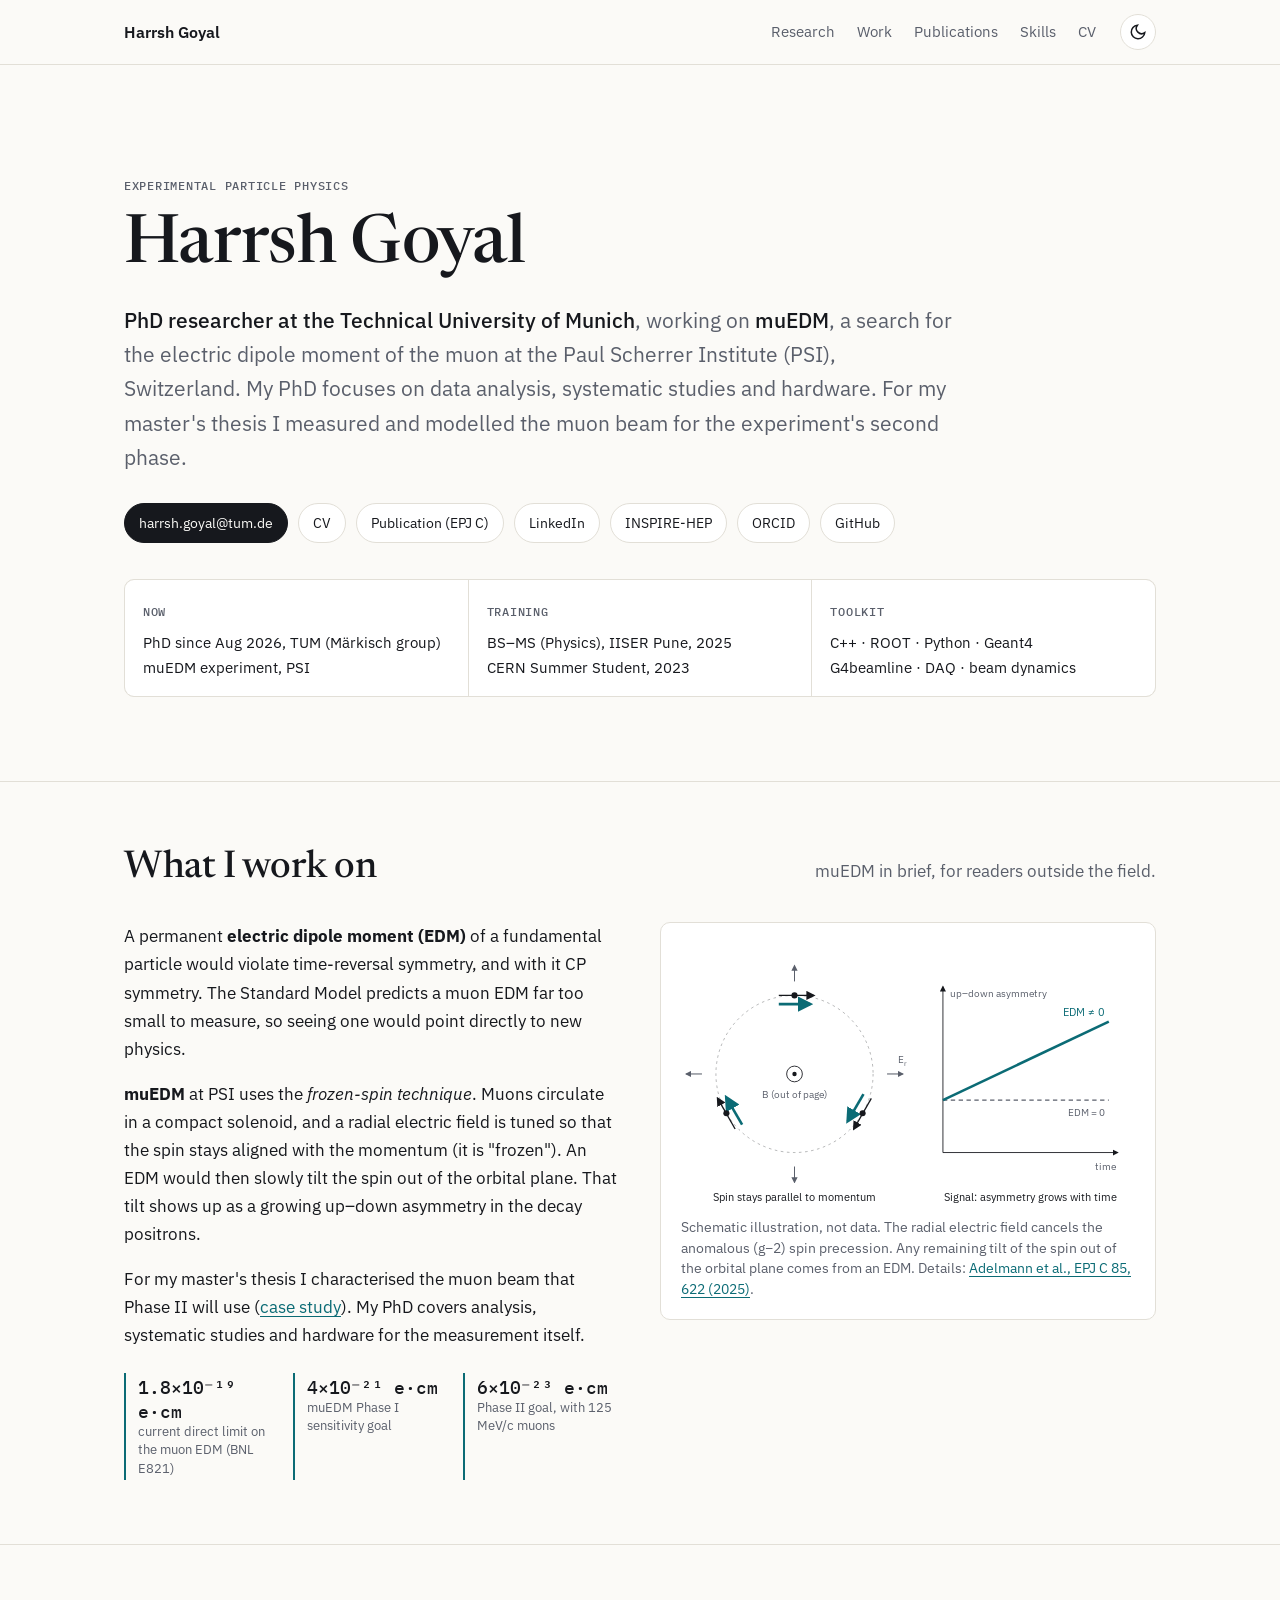
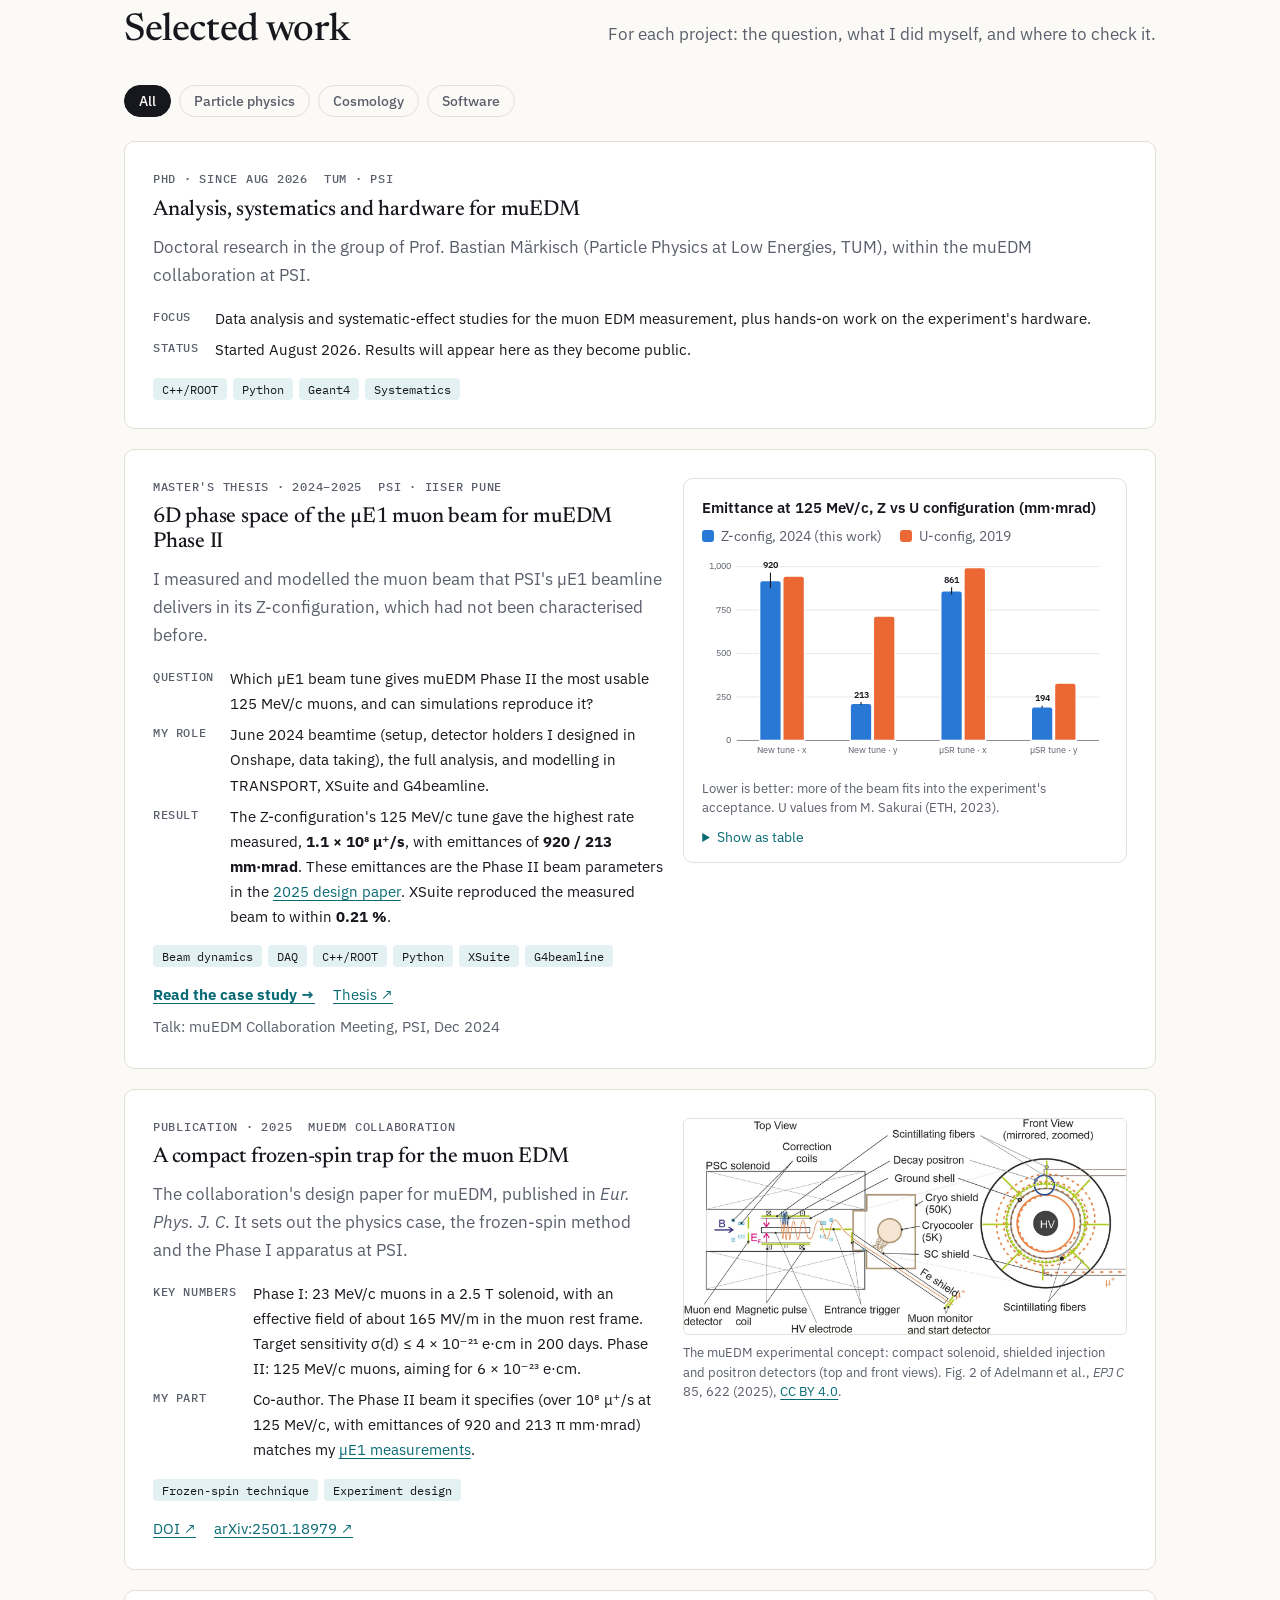
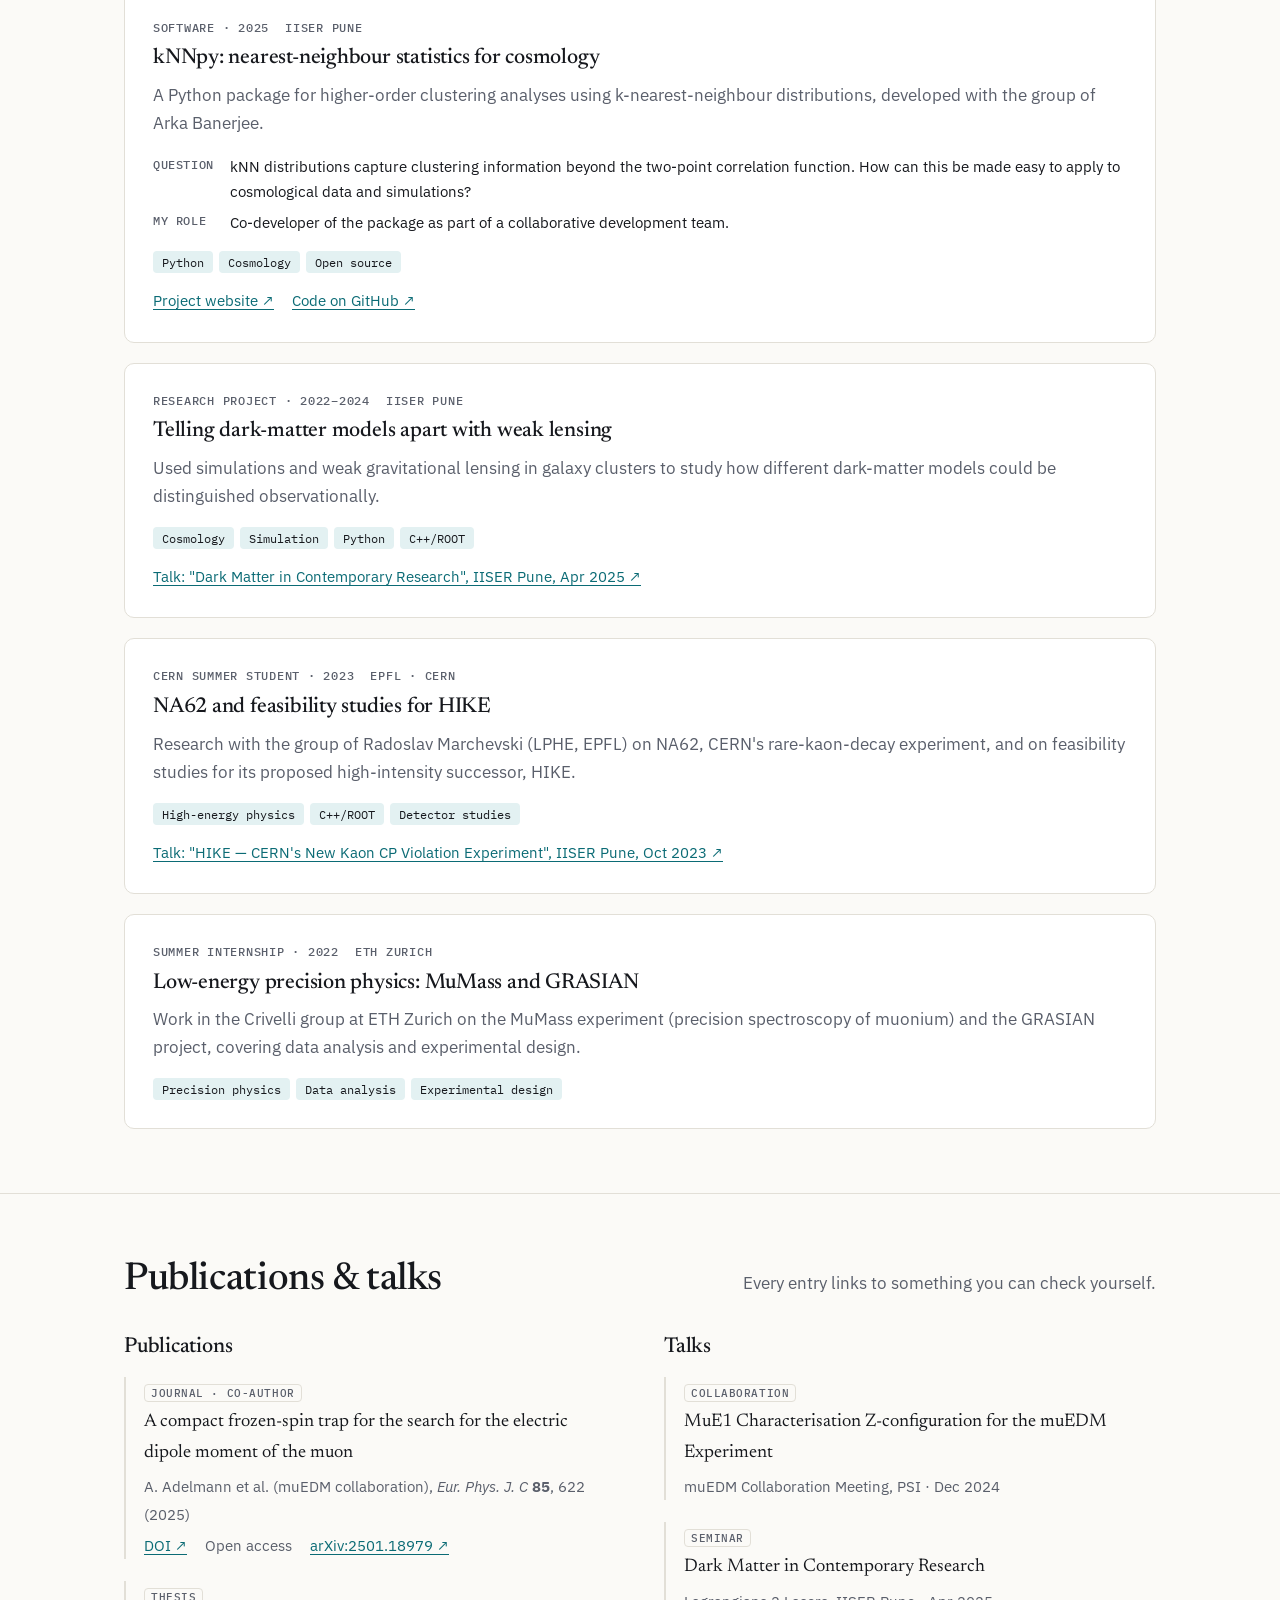
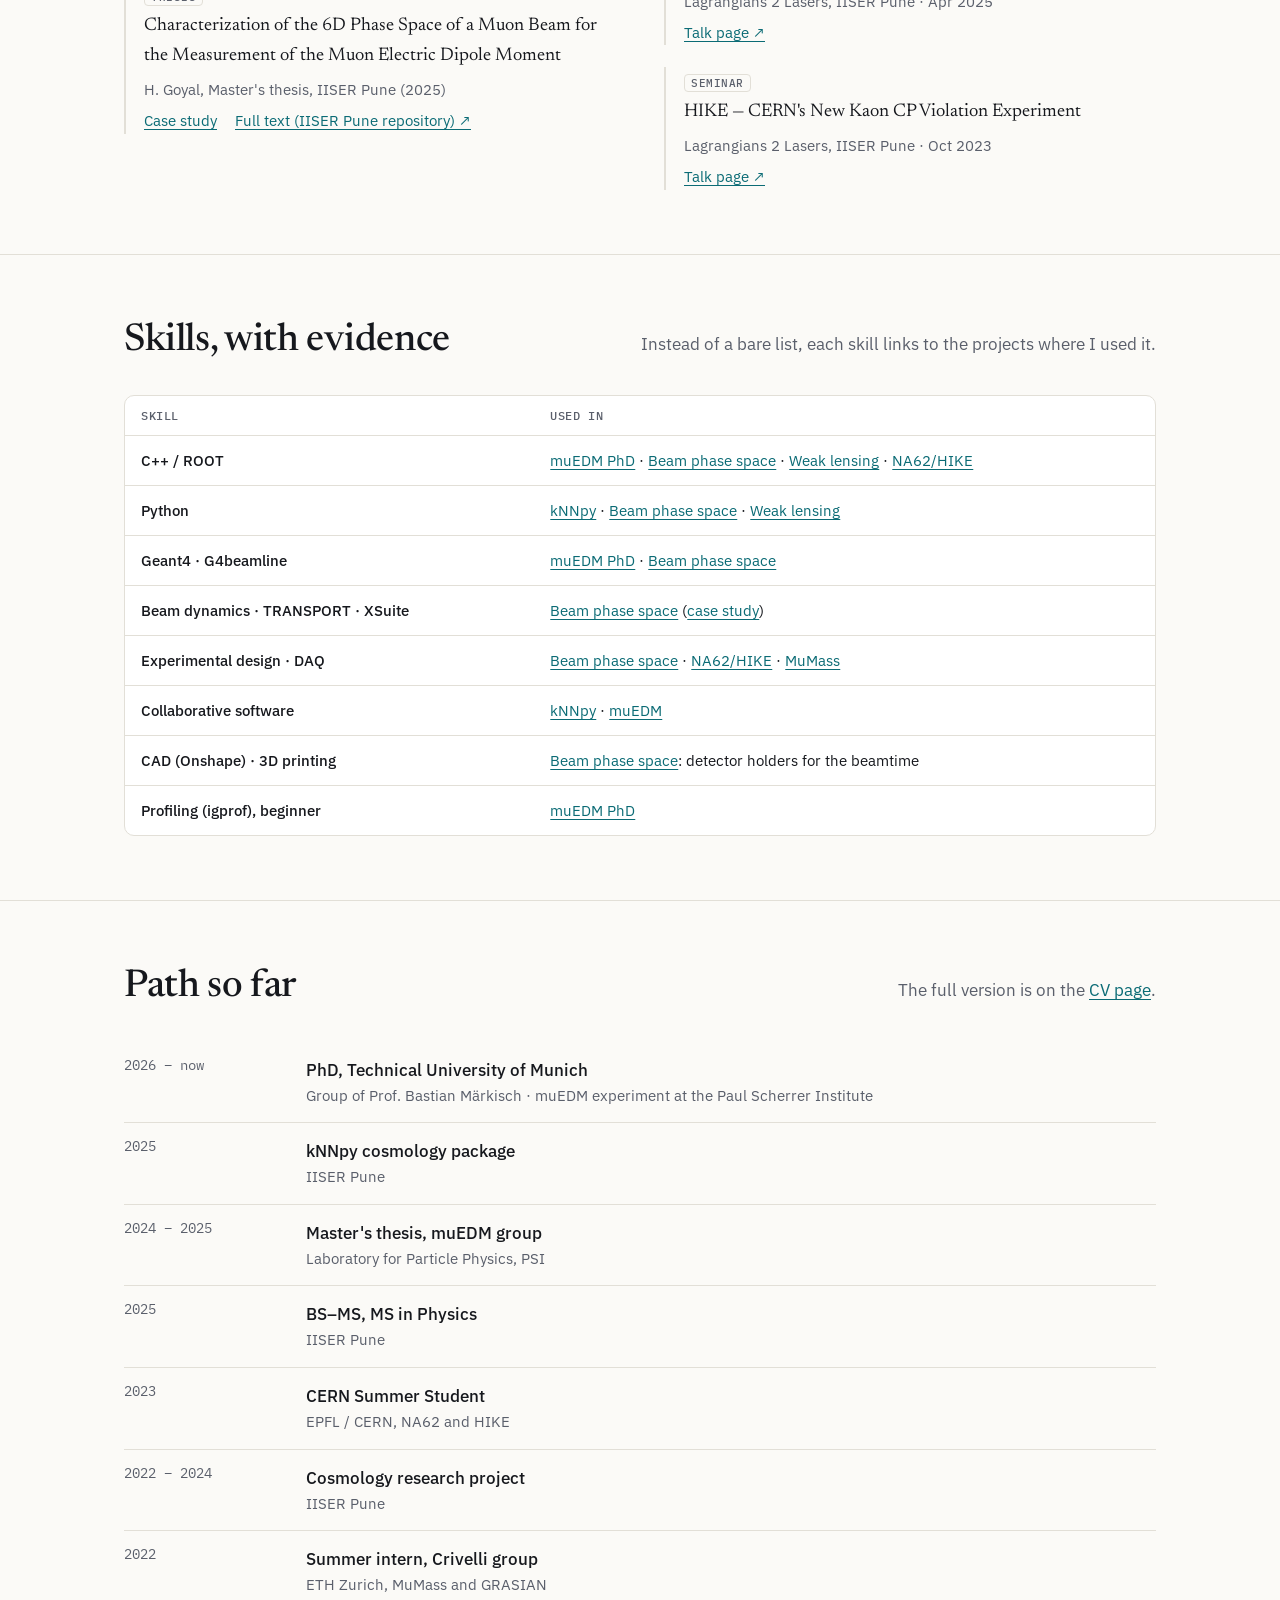
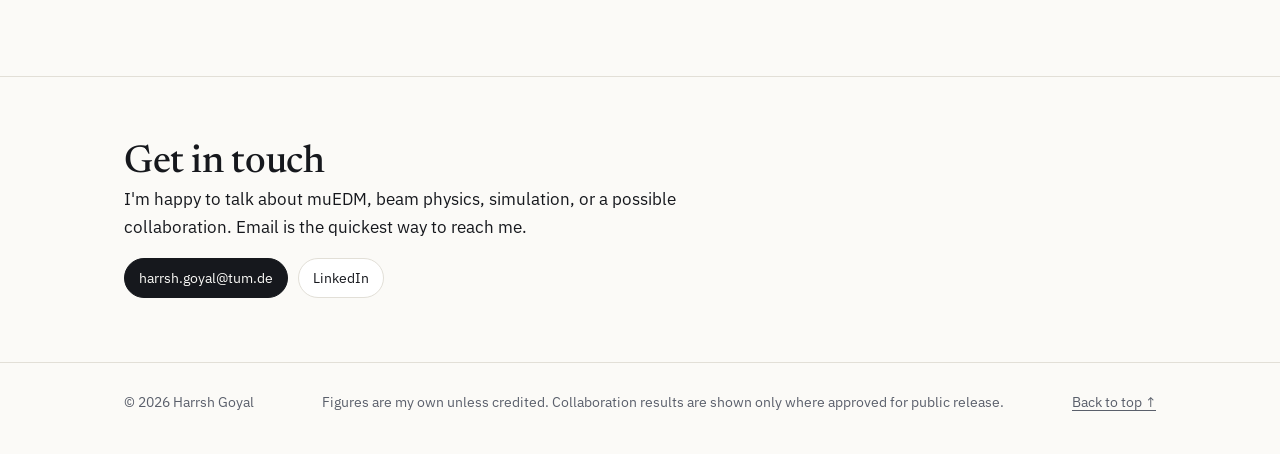
<file: index.html>
<!doctype html>
<html lang="en">
<head>
  <meta charset="utf-8">
  <meta name="viewport" content="width=device-width, initial-scale=1">
  <title>Harrsh Goyal — Experimental particle physics</title>
  <meta name="description" content="Harrsh Goyal, PhD researcher at the Technical University of Munich (group of Prof. Bastian Märkisch) working on muEDM, the search for the muon electric dipole moment at the Paul Scherrer Institute.">
  <meta name="author" content="Harrsh Goyal">
  <meta property="og:title" content="Harrsh Goyal — Experimental particle physics">
  <meta property="og:description" content="PhD researcher (TUM) on muEDM, the search for the muon electric dipole moment at PSI. Research, results, publications and talks.">
  <meta property="og:type" content="website">
  <link rel="icon" href="assets/favicon.svg" type="image/svg+xml">
  <script>try{document.documentElement.dataset.theme=localStorage.getItem('theme')||(matchMedia('(prefers-color-scheme: dark)').matches?'dark':'light')}catch(e){}</script>
  <link rel="stylesheet" href="styles.css">
  <script src="script.js" defer></script>
  <script src="charts.js" defer></script>
  <script type="application/ld+json">
  {"@context":"https://schema.org","@type":"Person","name":"Harrsh Goyal","jobTitle":"Doctoral researcher, experimental particle physics",
   "affiliation":[{"@type":"CollegeOrUniversity","name":"Technical University of Munich"},{"@type":"ResearchOrganization","name":"Paul Scherrer Institute"}],
   "alumniOf":{"@type":"CollegeOrUniversity","name":"Indian Institute of Science Education and Research, Pune"},
   "sameAs":["https://www.linkedin.com/in/harrsh-goyal-45a139202/","https://inspirehep.net/authors/2894680","https://orcid.org/0009-0003-7420-038X","https://github.com/Deciskon"]}
  </script>
</head>
<body>
<a class="skip-link" href="#main">Skip to content</a>

<header class="site-header">
  <div class="wrap">
    <a class="brand" href="#top">Harrsh Goyal</a>
    <nav class="site-nav" aria-label="Main">
      <a href="#research">Research</a>
      <a href="#work">Work</a>
      <a href="#publications">Publications</a>
      <a href="#skills">Skills</a>
      <a href="cv.html">CV</a>
    </nav>
    <button class="theme-toggle" type="button" aria-label="Toggle colour theme">
      <svg class="icon-moon" viewBox="0 0 24 24" fill="none" stroke="currentColor" stroke-width="2" aria-hidden="true"><path d="M21 12.8A9 9 0 1 1 11.2 3a7 7 0 0 0 9.8 9.8z"/></svg>
      <svg class="icon-sun" viewBox="0 0 24 24" fill="none" stroke="currentColor" stroke-width="2" aria-hidden="true"><circle cx="12" cy="12" r="4"/><path d="M12 2v2M12 20v2M4.9 4.9l1.4 1.4M17.7 17.7l1.4 1.4M2 12h2M20 12h2M4.9 19.1l1.4-1.4M17.7 6.3l1.4-1.4"/></svg>
    </button>
  </div>
</header>

<main id="main">

  <!-- ===================== HERO ===================== -->
  <section class="hero" id="top">
    <div class="wrap">
      <p class="label">Experimental particle physics</p>
      <h1>Harrsh Goyal</h1>
      <p class="role">
        <strong>PhD researcher at the Technical University of Munich</strong>, working on
        <strong>muEDM</strong>, a search for the electric dipole moment of the muon at the
        Paul Scherrer Institute (PSI), Switzerland. My PhD focuses on data analysis,
        systematic studies and hardware. For my master's thesis I measured and modelled
        the muon beam for the experiment's second phase.
      </p>

      <ul class="links" aria-label="Profiles and contact">
        <li><a class="primary" href="mailto:harrsh.goyal@tum.de">harrsh.goyal@tum.de</a></li>
        <li><a href="cv.html">CV</a></li>
        <li><a href="https://doi.org/10.1140/epjc/s10052-025-14295-7" target="_blank" rel="noopener">Publication (EPJ C)</a></li>
        <li><a href="https://www.linkedin.com/in/harrsh-goyal-45a139202/" target="_blank" rel="noopener">LinkedIn</a></li>
        <li><a href="https://inspirehep.net/authors/2894680" target="_blank" rel="noopener">INSPIRE-HEP</a></li>
        <li><a href="https://orcid.org/0009-0003-7420-038X" target="_blank" rel="noopener">ORCID</a></li>
        <li><a href="https://github.com/Deciskon" target="_blank" rel="noopener">GitHub</a></li>
      </ul>

      <div class="facts">
        <div><span class="label">Now</span><p>PhD since Aug 2026, TUM (Märkisch group)<br>muEDM experiment, PSI</p></div>
        <div><span class="label">Training</span><p>BS–MS (Physics), IISER Pune, 2025<br>CERN Summer Student, 2023</p></div>
        <div><span class="label">Toolkit</span><p>C++ · ROOT · Python · Geant4<br>G4beamline · DAQ · beam dynamics</p></div>
      </div>
    </div>
  </section>

  <!-- ===================== RESEARCH EXPLAINER ===================== -->
  <section class="section" id="research">
    <div class="wrap">
      <div class="section-head">
        <h2>What I work on</h2>
        <p>muEDM in brief, for readers outside the field.</p>
      </div>
      <div class="explainer">
        <div class="prose">
          <p>A permanent <strong>electric dipole moment (EDM)</strong> of a fundamental particle would violate time-reversal symmetry, and with it CP symmetry. The Standard Model predicts a muon EDM far too small to measure, so seeing one would point directly to new physics.</p>
          <p><strong>muEDM</strong> at PSI uses the <em>frozen-spin technique</em>. Muons circulate in a compact solenoid, and a radial electric field is tuned so that the spin stays aligned with the momentum (it is "frozen"). An EDM would then slowly tilt the spin out of the orbital plane. That tilt shows up as a growing up–down asymmetry in the decay positrons.</p>
          <p>For my master's thesis I characterised the muon beam that Phase II will use (<a href="projects/mue1-phase-space.html">case study</a>). My PhD covers analysis, systematic studies and hardware for the measurement itself.</p>
          <div class="numbers">
            <div><strong>1.8×10⁻¹⁹ e·cm</strong><span>current direct limit on the muon EDM (BNL E821)</span></div>
            <div><strong>4×10⁻²¹ e·cm</strong><span>muEDM Phase I sensitivity goal</span></div>
            <div><strong>6×10⁻²³ e·cm</strong><span>Phase II goal, with 125 MeV/c muons</span></div>
          </div>
        </div>

        <figure class="diagram">
          <svg viewBox="0 0 520 300" role="img" aria-labelledby="fs-title fs-desc">
            <title id="fs-title">Frozen-spin technique, schematic</title>
            <desc id="fs-desc">Left: top view of a muon orbit in a magnetic field pointing out of the page, with a radial electric field. At each point the spin arrow stays parallel to the momentum arrow. Right: a schematic plot of up–down positron asymmetry against time. It stays flat with no EDM and grows linearly with a non-zero EDM.</desc>
            <defs>
              <marker id="ah-ink" viewBox="0 0 10 10" refX="8" refY="5" markerWidth="7" markerHeight="7" orient="auto-start-reverse"><path d="M0 0L10 5L0 10z" style="fill:var(--ink)"/></marker>
              <marker id="ah-acc" viewBox="0 0 10 10" refX="8" refY="5" markerWidth="6" markerHeight="6" orient="auto-start-reverse"><path d="M0 0L10 5L0 10z" style="fill:var(--accent)"/></marker>
              <marker id="ah-mut" viewBox="0 0 10 10" refX="8" refY="5" markerWidth="6" markerHeight="6" orient="auto-start-reverse"><path d="M0 0L10 5L0 10z" style="fill:var(--muted)"/></marker>
            </defs>

            <!-- Orbit -->
            <circle cx="130" cy="150" r="90" fill="none" stroke="currentColor" stroke-opacity=".35" stroke-dasharray="3 4"/>
            <!-- B out of page -->
            <circle cx="130" cy="150" r="9" fill="none" stroke="currentColor"/><circle cx="130" cy="150" r="2.5" fill="currentColor"/>
            <text x="130" y="178" text-anchor="middle" class="small">B (out of page)</text>
            <!-- Radial E field -->
            <g stroke="var(--muted)" stroke-width="1.2" marker-end="url(#ah-mut)" style="stroke:var(--muted)">
              <line x1="130" y1="44" x2="130" y2="26"/><line x1="236" y1="150" x2="254" y2="150"/>
              <line x1="24" y1="150" x2="6" y2="150"/><line x1="130" y1="256" x2="130" y2="274"/>
            </g>
            <text x="248" y="138" class="small">E<tspan font-size="8" dy="3">r</tspan></text>
            <!-- Muons: momentum (ink) and spin (accent), parallel = frozen -->
            <g style="stroke:var(--ink)" stroke-width="1.5">
              <line x1="112" y1="60" x2="152" y2="60" marker-end="url(#ah-ink)"/>
              <line x1="218" y1="178" x2="198" y2="213" marker-end="url(#ah-ink)"/>
              <line x1="62" y1="213" x2="42" y2="178" marker-end="url(#ah-ink)"/>
            </g>
            <g style="stroke:var(--accent)" stroke-width="3">
              <line x1="112" y1="70" x2="148" y2="70" marker-end="url(#ah-acc)"/>
              <line x1="209" y1="173" x2="191" y2="204" marker-end="url(#ah-acc)"/>
              <line x1="70" y1="208" x2="52" y2="177" marker-end="url(#ah-acc)"/>
            </g>
            <g fill="currentColor"><circle cx="130" cy="60" r="3.5"/><circle cx="208" cy="195" r="3.5"/><circle cx="52" cy="195" r="3.5"/></g>
            <text x="130" y="296" text-anchor="middle">Spin stays parallel to momentum</text>

            <!-- Asymmetry plot -->
            <g transform="translate(300 40)">
              <line x1="0" y1="200" x2="200" y2="200" stroke="currentColor" marker-end="url(#ah-ink)" style="stroke:var(--ink)"/>
              <line x1="0" y1="200" x2="0" y2="10" stroke="currentColor" marker-end="url(#ah-ink)" style="stroke:var(--ink)"/>
              <line x1="0" y1="140" x2="190" y2="140" style="stroke:var(--muted)" stroke-width="1.5" stroke-dasharray="5 4"/>
              <line x1="0" y1="140" x2="190" y2="50" style="stroke:var(--accent)" stroke-width="3"/>
              <text x="186" y="44" text-anchor="end" style="fill:var(--accent)">EDM ≠ 0</text>
              <text x="186" y="158" text-anchor="end" class="small">EDM = 0</text>
              <text x="198" y="220" text-anchor="end" class="small">time</text>
              <text x="8" y="22" class="small">up–down asymmetry</text>
            </g>
            <text x="400" y="296" text-anchor="middle">Signal: asymmetry grows with time</text>
          </svg>
          <figcaption>Schematic illustration, not data. The radial electric field cancels the anomalous (g−2) spin precession. Any remaining tilt of the spin out of the orbital plane comes from an EDM. Details: <a href="https://doi.org/10.1140/epjc/s10052-025-14295-7" target="_blank" rel="noopener">Adelmann et al., EPJ C 85, 622 (2025)</a>.</figcaption>
        </figure>
      </div>
    </div>
  </section>

  <!-- ===================== WORK / CASE STUDIES =====================
       Each project is one <article class="case">. To add a figure, put the image in
       assets/figures/ and replace the <div class="fig-slot draft-only"> with:
         <figure><img src="assets/figures/NAME.png" alt="What the plot shows" loading="lazy" width="800" height="600">
           <figcaption>One-sentence takeaway. Source / approval note.</figcaption></figure>
       data-tags controls the filter buttons (space-separated). -->
  <section class="section" id="work">
    <div class="wrap">
      <div class="section-head">
        <h2>Selected work</h2>
        <p>For each project: the question, what I did myself, and where to check it.</p>
      </div>

      <div class="filters" role="group" aria-label="Filter projects">
        <button type="button" data-filter="all" aria-pressed="true">All</button>
        <button type="button" data-filter="particle" aria-pressed="false">Particle physics</button>
        <button type="button" data-filter="cosmology" aria-pressed="false">Cosmology</button>
        <button type="button" data-filter="software" aria-pressed="false">Software</button>
      </div>

      <div class="cases">

        <article class="case" id="phd-muedm" data-tags="particle">
          <div>
            <div class="case-meta"><span class="label">PhD · since Aug 2026</span><span class="label">TUM · PSI</span></div>
            <h3>Analysis, systematics and hardware for muEDM</h3>
            <p class="summary">Doctoral research in the group of Prof. Bastian Märkisch (Particle Physics at Low Energies, TUM), within the muEDM collaboration at PSI.</p>
            <dl>
              <dt>Focus</dt><dd>Data analysis and systematic-effect studies for the muon EDM measurement, plus hands-on work on the experiment's hardware.</dd>
              <dt>Status</dt><dd>Started August 2026. Results will appear here as they become public.</dd>
            </dl>
            <ul class="tags"><li>C++/ROOT</li><li>Python</li><li>Geant4</li><li>Systematics</li></ul>
          </div>
          <div class="fig-slot draft-only">Figure placeholder: a key plot from your PhD work. Use only results the collaboration has approved for public release.</div>
        </article>

        <article class="case" id="thesis" data-tags="particle software">
          <div>
            <div class="case-meta"><span class="label">Master's thesis · 2024–2025</span><span class="label">PSI · IISER Pune</span></div>
            <h3>6D phase space of the µE1 muon beam for muEDM Phase II</h3>
            <p class="summary">I measured and modelled the muon beam that PSI's µE1 beamline delivers in its Z-configuration, which had not been characterised before.</p>
            <dl>
              <dt>Question</dt><dd>Which µE1 beam tune gives muEDM Phase II the most usable 125 MeV/c muons, and can simulations reproduce it?</dd>
              <dt>My role</dt><dd>June 2024 beamtime (setup, detector holders I designed in Onshape, data taking), the full analysis, and modelling in TRANSPORT, XSuite and G4beamline.</dd>
              <dt>Result</dt><dd>The Z-configuration's 125 MeV/c tune gave the highest rate measured, <strong>1.1 × 10⁸ μ⁺/s</strong>, with emittances of <strong>920 / 213 mm·mrad</strong>. These emittances are the Phase II beam parameters in the <a href="#paper">2025 design paper</a>. XSuite reproduced the measured beam to within <strong>0.21 %</strong>.</dd>
            </dl>
            <ul class="tags"><li>Beam dynamics</li><li>DAQ</li><li>C++/ROOT</li><li>Python</li><li>XSuite</li><li>G4beamline</li></ul>
            <div class="evidence">
              <a href="projects/mue1-phase-space.html"><strong>Read the case study →</strong></a>
              <a href="https://dr.iiserpune.ac.in/items/798ab5f2-210d-47e6-964f-2ca9cfb8442b" target="_blank" rel="noopener">Thesis ↗</a>
              <span class="muted">Talk: muEDM Collaboration Meeting, PSI, Dec 2024</span>
            </div>
          </div>
          <figure class="chart-card">
            <h4>Emittance at 125 MeV/c, Z vs U configuration (mm·mrad)</h4>
            <ul class="legend" aria-hidden="true"><li><i></i>Z-config, 2024 (this work)</li><li><i class="s2"></i>U-config, 2019</li></ul>
            <div data-chart="emittance"></div>
            <figcaption>Lower is better: more of the beam fits into the experiment's acceptance. U values from M. Sakurai (ETH, 2023).</figcaption>
            <details><summary>Show as table</summary>
              <table class="data-table"><thead><tr><th>Tune · plane</th><th class="num">Z 2024</th><th class="num">U 2019</th></tr></thead><tbody>
                <tr><td>New · x</td><td class="num">920.3 ± 45.4</td><td class="num">946</td></tr>
                <tr><td>New · y</td><td class="num">213.2 ± 8.1</td><td class="num">716</td></tr>
                <tr><td>µSR · x</td><td class="num">860.8 ± 20.7</td><td class="num">995</td></tr>
                <tr><td>µSR · y</td><td class="num">194.4 ± 5.9</td><td class="num">331</td></tr>
              </tbody></table>
            </details>
          </figure>
        </article>

        <article class="case" id="paper" data-tags="particle">
          <div>
            <div class="case-meta"><span class="label">Publication · 2025</span><span class="label">muEDM collaboration</span></div>
            <h3>A compact frozen-spin trap for the muon EDM</h3>
            <p class="summary">The collaboration's design paper for muEDM, published in <em>Eur. Phys. J. C</em>. It sets out the physics case, the frozen-spin method and the Phase I apparatus at PSI.</p>
            <dl>
              <dt>Key numbers</dt><dd>Phase I: 23 MeV/c muons in a 2.5 T solenoid, with an effective field of about 165 MV/m in the muon rest frame. Target sensitivity σ(d) ≤ 4 × 10⁻²¹ e·cm in 200 days. Phase II: 125 MeV/c muons, aiming for 6 × 10⁻²³ e·cm.</dd>
              <dt>My part</dt><dd>Co-author. The Phase II beam it specifies (over 10⁸ μ⁺/s at 125 MeV/c, with emittances of 920 and 213 π mm·mrad) matches my <a href="#thesis">µE1 measurements</a>.</dd>
            </dl>
            <ul class="tags"><li>Frozen-spin technique</li><li>Experiment design</li></ul>
            <div class="evidence">
              <a href="https://doi.org/10.1140/epjc/s10052-025-14295-7" target="_blank" rel="noopener">DOI ↗</a>
              <a href="https://arxiv.org/abs/2501.18979" target="_blank" rel="noopener">arXiv:2501.18979 ↗</a>
            </div>
          </div>
          <figure class="fig">
            <img src="assets/figures/muedm-apparatus-sketch-epjc2025.webp" width="1500" height="732" loading="lazy" alt="Annotated sketch of the muEDM apparatus. Top view: muons enter the PSC solenoid through a shielded injection channel, are kicked onto a stored orbit by a magnetic pulse coil, and circulate between a high-voltage electrode and a ground shell that create the frozen-spin electric field. Scintillating fibres around the orbit detect decay positrons. Front view: the electrode, ground shell and fibre layers in cross section.">
            <figcaption>The muEDM experimental concept: compact solenoid, shielded injection and positron detectors (top and front views). Fig. 2 of Adelmann et al., <em>EPJ C</em> 85, 622 (2025), <a href="https://creativecommons.org/licenses/by/4.0/" target="_blank" rel="noopener">CC BY 4.0</a>.</figcaption>
          </figure>
        </article>

        <article class="case" id="knnpy" data-tags="cosmology software">
          <div>
            <div class="case-meta"><span class="label">Software · 2025</span><span class="label">IISER Pune</span></div>
            <h3>kNNpy: nearest-neighbour statistics for cosmology</h3>
            <p class="summary">A Python package for higher-order clustering analyses using k-nearest-neighbour distributions, developed with the group of Arka Banerjee.</p>
            <dl>
              <dt>Question</dt><dd>kNN distributions capture clustering information beyond the two-point correlation function. How can this be made easy to apply to cosmological data and simulations?</dd>
              <dt>My role</dt><dd>Co-developer of the package as part of a collaborative development team.</dd>
            </dl>
            <ul class="tags"><li>Python</li><li>Cosmology</li><li>Open source</li></ul>
            <div class="evidence">
              <a href="https://kitnenikatnivasi.github.io/" target="_blank" rel="noopener">Project website ↗</a>
              <a href="https://github.com/KitneNikatNivasi/cosmo-kNN" target="_blank" rel="noopener">Code on GitHub ↗</a>
            </div>
          </div>
          <div class="fig-slot draft-only">Figure placeholder: e.g. an example kNN-CDF plot produced with the package.</div>
        </article>

        <article class="case" id="lensing" data-tags="cosmology">
          <div>
            <div class="case-meta"><span class="label">Research project · 2022–2024</span><span class="label">IISER Pune</span></div>
            <h3>Telling dark-matter models apart with weak lensing</h3>
            <p class="summary">Used simulations and weak gravitational lensing in galaxy clusters to study how different dark-matter models could be distinguished observationally.</p>
            <ul class="tags"><li>Cosmology</li><li>Simulation</li><li>Python</li><li>C++/ROOT</li></ul>
            <div class="evidence"><a href="https://lagrangians2lasers.github.io/2025-04-10-harrsh-goyal/" target="_blank" rel="noopener">Talk: "Dark Matter in Contemporary Research", IISER Pune, Apr 2025 ↗</a></div>
          </div>
          <div class="fig-slot draft-only">Figure placeholder: e.g. lensing profiles for two dark-matter models.</div>
        </article>

        <article class="case" id="cern" data-tags="particle">
          <div>
            <div class="case-meta"><span class="label">CERN Summer Student · 2023</span><span class="label">EPFL · CERN</span></div>
            <h3>NA62 and feasibility studies for HIKE</h3>
            <p class="summary">Research with the group of Radoslav Marchevski (LPHE, EPFL) on NA62, CERN's rare-kaon-decay experiment, and on feasibility studies for its proposed high-intensity successor, HIKE.</p>
            <ul class="tags"><li>High-energy physics</li><li>C++/ROOT</li><li>Detector studies</li></ul>
            <div class="evidence"><a href="https://lagrangians2lasers.github.io/2023-10-09-harrsh-goyal/" target="_blank" rel="noopener">Talk: "HIKE — CERN's New Kaon CP Violation Experiment", IISER Pune, Oct 2023 ↗</a></div>
          </div>
        </article>

        <article class="case" id="eth" data-tags="particle">
          <div>
            <div class="case-meta"><span class="label">Summer internship · 2022</span><span class="label">ETH Zurich</span></div>
            <h3>Low-energy precision physics: MuMass and GRASIAN</h3>
            <p class="summary">Work in the Crivelli group at ETH Zurich on the MuMass experiment (precision spectroscopy of muonium) and the GRASIAN project, covering data analysis and experimental design.</p>
            <ul class="tags"><li>Precision physics</li><li>Data analysis</li><li>Experimental design</li></ul>
          </div>
        </article>

      </div>
    </div>
  </section>

  <!-- ===================== PUBLICATIONS & TALKS ===================== -->
  <section class="section" id="publications">
    <div class="wrap">
      <div class="section-head">
        <h2>Publications &amp; talks</h2>
        <p>Every entry links to something you can check yourself.</p>
      </div>
      <div class="two-col">
        <div>
          <h3>Publications</h3>
          <ol class="pubs">
            <li>
              <span class="badge">Journal · co-author</span>
              <span class="title">A compact frozen-spin trap for the search for the electric dipole moment of the muon</span>
              <span class="venue">A. Adelmann et al. (muEDM collaboration), <em>Eur. Phys. J. C</em> <strong>85</strong>, 622 (2025)</span>
              <div class="evidence">
                <a href="https://doi.org/10.1140/epjc/s10052-025-14295-7" target="_blank" rel="noopener">DOI ↗</a>
                <span class="muted">Open access</span>
                <a href="https://arxiv.org/abs/2501.18979" target="_blank" rel="noopener">arXiv:2501.18979 ↗</a>
              </div>
            </li>
            <li>
              <span class="badge">Thesis</span>
              <span class="title">Characterization of the 6D Phase Space of a Muon Beam for the Measurement of the Muon Electric Dipole Moment</span>
              <span class="venue">H. Goyal, Master's thesis, IISER Pune (2025)</span>
              <div class="evidence"><a href="projects/mue1-phase-space.html">Case study</a><a href="https://dr.iiserpune.ac.in/items/798ab5f2-210d-47e6-964f-2ca9cfb8442b" target="_blank" rel="noopener">Full text (IISER Pune repository) ↗</a></div>
            </li>
          </ol>
        </div>
        <div>
          <h3>Talks</h3>
          <ol class="pubs">
            <li>
              <span class="badge">Collaboration</span>
              <span class="title">MuE1 Characterisation Z-configuration for the muEDM Experiment</span>
              <span class="venue">muEDM Collaboration Meeting, PSI · Dec 2024</span>
            </li>
            <li>
              <span class="badge">Seminar</span>
              <span class="title">Dark Matter in Contemporary Research</span>
              <span class="venue">Lagrangians 2 Lasers, IISER Pune · Apr 2025</span>
              <div class="evidence"><a href="https://lagrangians2lasers.github.io/2025-04-10-harrsh-goyal/" target="_blank" rel="noopener">Talk page ↗</a></div>
            </li>
            <li>
              <span class="badge">Seminar</span>
              <span class="title">HIKE — CERN's New Kaon CP Violation Experiment</span>
              <span class="venue">Lagrangians 2 Lasers, IISER Pune · Oct 2023</span>
              <div class="evidence"><a href="https://lagrangians2lasers.github.io/2023-10-09-harrsh-goyal/" target="_blank" rel="noopener">Talk page ↗</a></div>
            </li>
          </ol>
        </div>
      </div>
    </div>
  </section>

  <!-- ===================== SKILLS WITH EVIDENCE ===================== -->
  <section class="section" id="skills">
    <div class="wrap">
      <div class="section-head">
        <h2>Skills, with evidence</h2>
        <p>Instead of a bare list, each skill links to the projects where I used it.</p>
      </div>
      <div class="table-wrap">
        <table class="skills">
          <thead><tr><th scope="col">Skill</th><th scope="col">Used in</th></tr></thead>
          <tbody>
            <tr><td>C++ / ROOT</td><td><a href="#phd-muedm">muEDM PhD</a> · <a href="#thesis">Beam phase space</a> · <a href="#lensing">Weak lensing</a> · <a href="#cern">NA62/HIKE</a></td></tr>
            <tr><td>Python</td><td><a href="#knnpy">kNNpy</a> · <a href="#thesis">Beam phase space</a> · <a href="#lensing">Weak lensing</a></td></tr>
            <tr><td>Geant4 · G4beamline</td><td><a href="#phd-muedm">muEDM PhD</a> · <a href="#thesis">Beam phase space</a></td></tr>
            <tr><td>Beam dynamics · TRANSPORT · XSuite</td><td><a href="#thesis">Beam phase space</a> (<a href="projects/mue1-phase-space.html">case study</a>)</td></tr>
            <tr><td>Experimental design · DAQ</td><td><a href="#thesis">Beam phase space</a> · <a href="#cern">NA62/HIKE</a> · <a href="#eth">MuMass</a></td></tr>
            <tr><td>Collaborative software</td><td><a href="#knnpy">kNNpy</a> · <a href="#phd-muedm">muEDM</a></td></tr>
            <tr><td>CAD (Onshape) · 3D printing</td><td><a href="#thesis">Beam phase space</a>: detector holders for the beamtime</td></tr>
            <tr><td>Profiling (igprof), beginner</td><td><a href="#phd-muedm">muEDM PhD</a></td></tr>
          </tbody>
        </table>
      </div>
    </div>
  </section>

  <!-- ===================== TIMELINE ===================== -->
  <section class="section" id="timeline">
    <div class="wrap">
      <div class="section-head"><h2>Path so far</h2><p>The full version is on the <a href="cv.html">CV page</a>.</p></div>
      <ol class="timeline">
        <li><time>2026 – now</time><div><strong>PhD, Technical University of Munich</strong><span>Group of Prof. Bastian Märkisch · muEDM experiment at the Paul Scherrer Institute</span></div></li>
        <li><time>2025</time><div><strong>kNNpy cosmology package</strong><span>IISER Pune</span></div></li>
        <li><time>2024 – 2025</time><div><strong>Master's thesis, muEDM group</strong><span>Laboratory for Particle Physics, PSI</span></div></li>
        <li><time>2025</time><div><strong>BS–MS, MS in Physics</strong><span>IISER Pune</span></div></li>
        <li><time>2023</time><div><strong>CERN Summer Student</strong><span>EPFL / CERN, NA62 and HIKE</span></div></li>
        <li><time>2022 – 2024</time><div><strong>Cosmology research project</strong><span>IISER Pune</span></div></li>
        <li><time>2022</time><div><strong>Summer intern, Crivelli group</strong><span>ETH Zurich, MuMass and GRASIAN</span></div></li>
      </ol>
    </div>
  </section>

  <!-- ===================== CONTACT ===================== -->
  <section class="section contact" id="contact">
    <div class="wrap">
      <h2>Get in touch</h2>
      <p>I'm happy to talk about muEDM, beam physics, simulation, or a possible collaboration. Email is the quickest way to reach me.</p>
      <ul class="links">
        <li><a class="primary" href="mailto:harrsh.goyal@tum.de">harrsh.goyal@tum.de</a></li>
        <li><a href="https://www.linkedin.com/in/harrsh-goyal-45a139202/" target="_blank" rel="noopener">LinkedIn</a></li>
      </ul>
    </div>
  </section>
</main>

<footer class="site-footer">
  <div class="wrap">
    <span>© <span data-year>2026</span> Harrsh Goyal</span>
    <span>Figures are my own unless credited. Collaboration results are shown only where approved for public release.</span>
    <a href="#top">Back to top ↑</a>
  </div>
</footer>
</body>
</html>
</file>
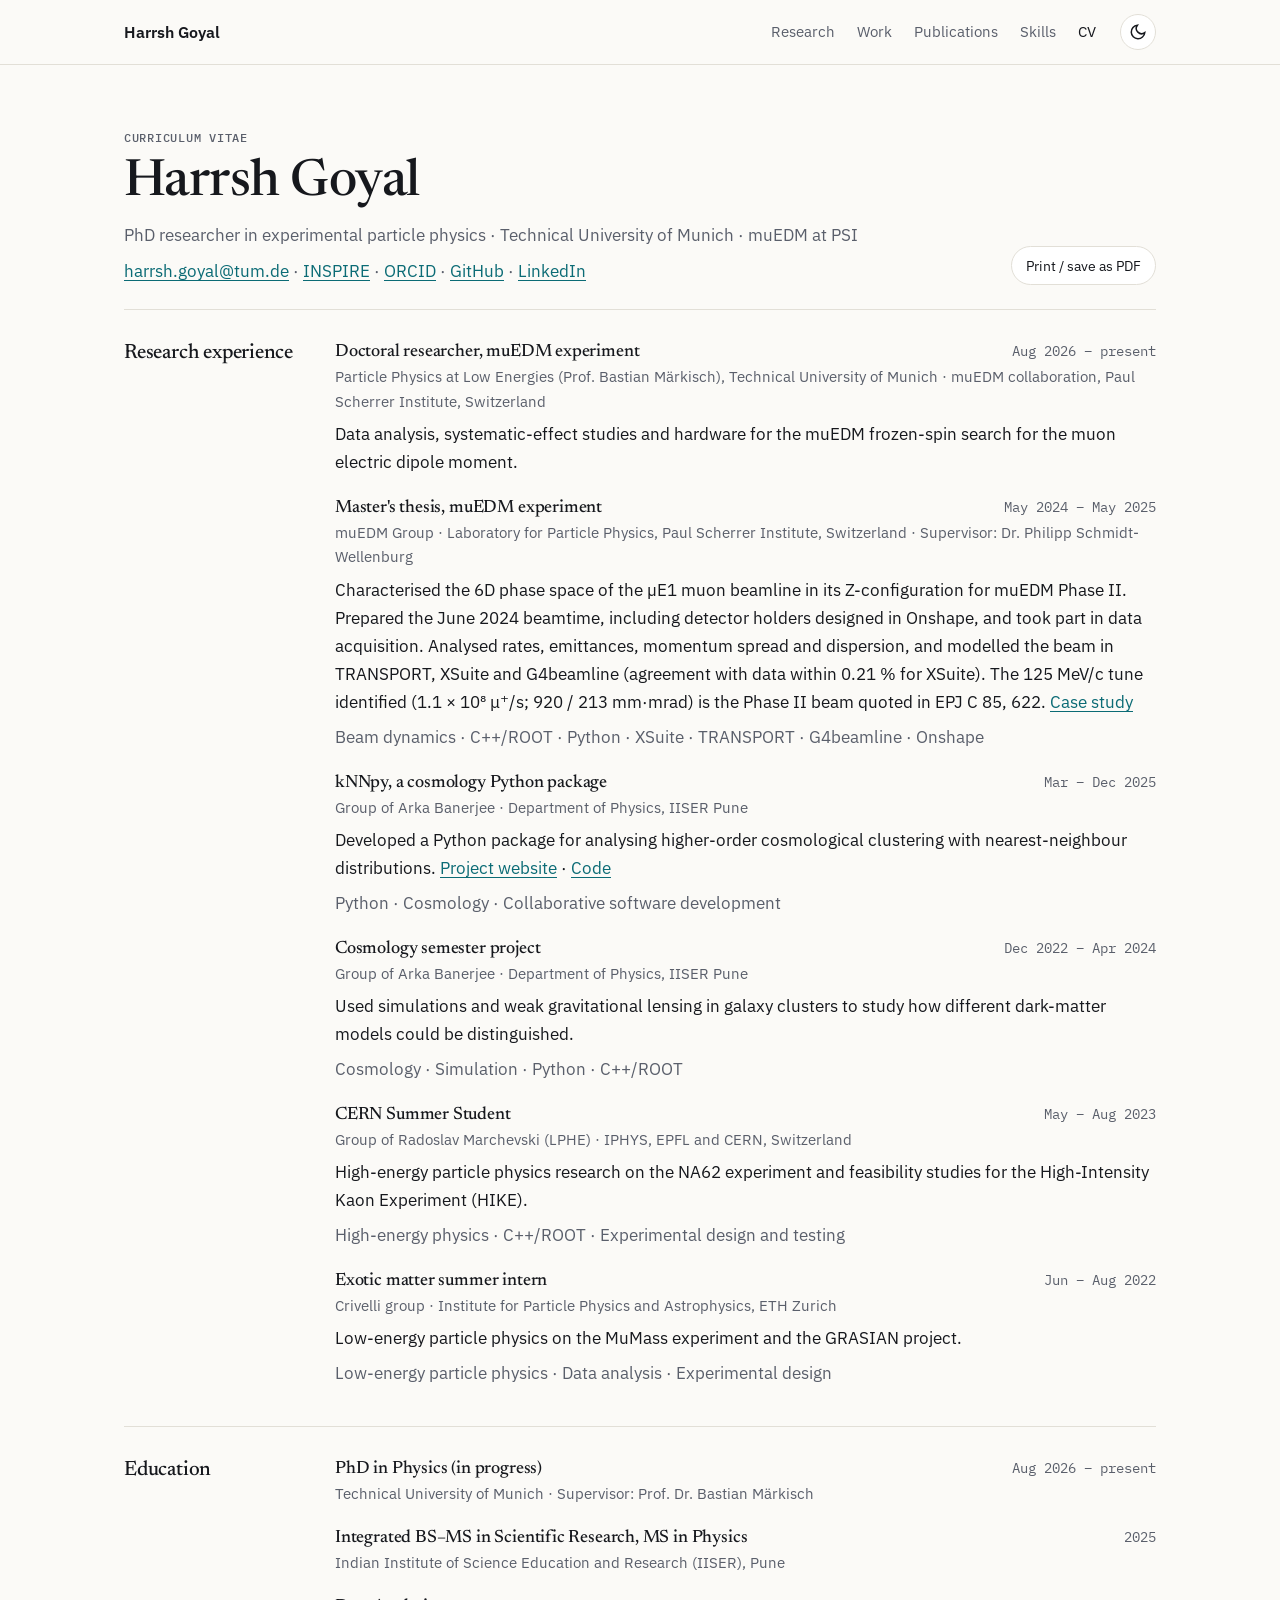
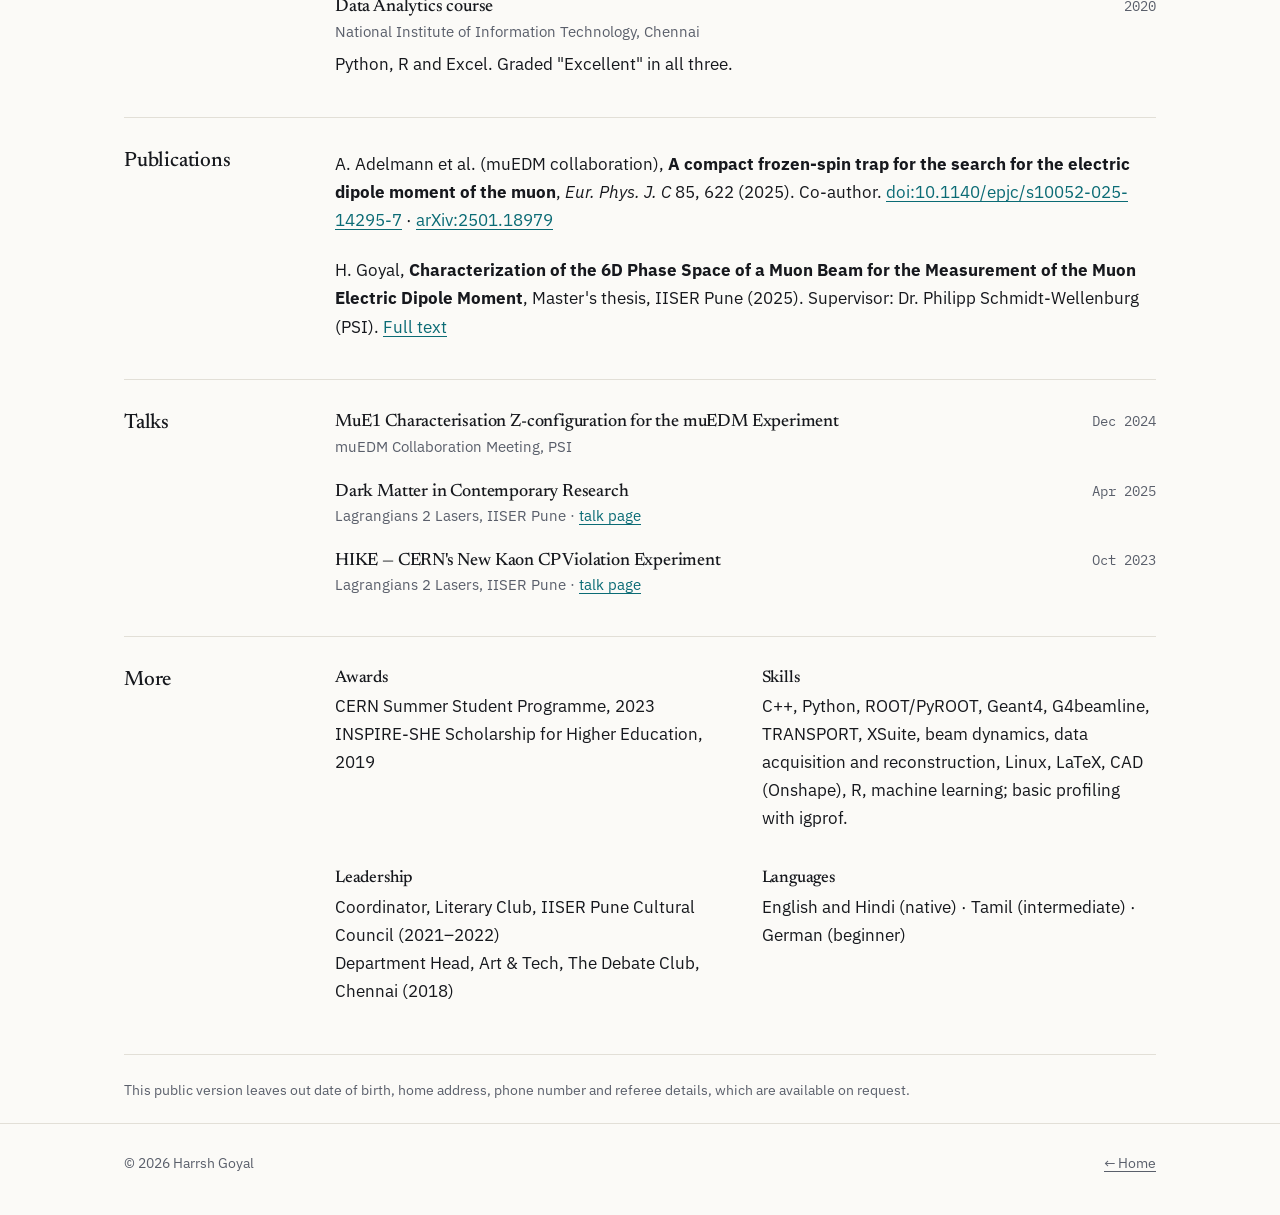
<file: cv.html>
<!doctype html>
<html lang="en">
<head>
  <meta charset="utf-8">
  <meta name="viewport" content="width=device-width, initial-scale=1">
  <title>CV — Harrsh Goyal</title>
  <meta name="description" content="Curriculum vitae of Harrsh Goyal, PhD researcher in experimental particle physics (TUM, muEDM at PSI).">
  <link rel="icon" href="assets/favicon.svg" type="image/svg+xml">
  <script>try{document.documentElement.dataset.theme=localStorage.getItem('theme')||(matchMedia('(prefers-color-scheme: dark)').matches?'dark':'light')}catch(e){}</script>
  <link rel="stylesheet" href="styles.css">
  <script src="script.js" defer></script>
</head>
<body>
<a class="skip-link" href="#main">Skip to content</a>

<header class="site-header">
  <div class="wrap">
    <a class="brand" href="index.html">Harrsh Goyal</a>
    <nav class="site-nav" aria-label="Main">
      <a href="index.html#research">Research</a>
      <a href="index.html#work">Work</a>
      <a href="index.html#publications">Publications</a>
      <a href="index.html#skills">Skills</a>
      <a href="cv.html" aria-current="page">CV</a>
    </nav>
    <button class="theme-toggle" type="button" aria-label="Toggle colour theme">
      <svg class="icon-moon" viewBox="0 0 24 24" fill="none" stroke="currentColor" stroke-width="2" aria-hidden="true"><path d="M21 12.8A9 9 0 1 1 11.2 3a7 7 0 0 0 9.8 9.8z"/></svg>
      <svg class="icon-sun" viewBox="0 0 24 24" fill="none" stroke="currentColor" stroke-width="2" aria-hidden="true"><circle cx="12" cy="12" r="4"/><path d="M12 2v2M12 20v2M4.9 4.9l1.4 1.4M17.7 17.7l1.4 1.4M2 12h2M20 12h2M4.9 19.1l1.4-1.4M17.7 6.3l1.4-1.4"/></svg>
    </button>
  </div>
</header>

<main id="main" class="wrap">
  <div class="cv-head">
    <div>
      <p class="label">Curriculum vitae</p>
      <h1>Harrsh Goyal</h1>
      <p>PhD researcher in experimental particle physics · Technical University of Munich · muEDM at PSI</p>
      <p><a href="mailto:harrsh.goyal@tum.de">harrsh.goyal@tum.de</a> · <a href="https://inspirehep.net/authors/2894680" target="_blank" rel="noopener">INSPIRE</a> · <a href="https://orcid.org/0009-0003-7420-038X" target="_blank" rel="noopener">ORCID</a> · <a href="https://github.com/Deciskon" target="_blank" rel="noopener">GitHub</a> · <a href="https://www.linkedin.com/in/harrsh-goyal-45a139202/" target="_blank" rel="noopener">LinkedIn</a></p>
    </div>
    <!-- window.print() opens the browser's print dialog; "Save as PDF" produces a clean CV via the print stylesheet -->
    <ul class="links no-print"><li><a href="#" onclick="window.print();return false;">Print / save as PDF</a></li></ul>
  </div>

  <section class="cv-section">
    <h2>Research experience</h2>
    <div>
      <article class="cv-item">
        <div class="cv-item-head"><h3>Doctoral researcher, muEDM experiment</h3><time>Aug 2026 – present</time></div>
        <p class="where">Particle Physics at Low Energies (Prof. Bastian Märkisch), Technical University of Munich · muEDM collaboration, Paul Scherrer Institute, Switzerland</p>
        <p>Data analysis, systematic-effect studies and hardware for the muEDM frozen-spin search for the muon electric dipole moment.</p>
      </article>
      <article class="cv-item">
        <div class="cv-item-head"><h3>Master's thesis, muEDM experiment</h3><time>May 2024 – May 2025</time></div>
        <p class="where">muEDM Group · Laboratory for Particle Physics, Paul Scherrer Institute, Switzerland · Supervisor: Dr. Philipp Schmidt-Wellenburg</p>
        <p>Characterised the 6D phase space of the µE1 muon beamline in its Z-configuration for muEDM Phase II. Prepared the June 2024 beamtime, including detector holders designed in Onshape, and took part in data acquisition. Analysed rates, emittances, momentum spread and dispersion, and modelled the beam in TRANSPORT, XSuite and G4beamline (agreement with data within 0.21 % for XSuite). The 125 MeV/c tune identified (1.1 × 10⁸ μ⁺/s; 920 / 213 mm·mrad) is the Phase II beam quoted in EPJ C 85, 622. <a href="projects/mue1-phase-space.html">Case study</a></p>
        <p class="muted">Beam dynamics · C++/ROOT · Python · XSuite · TRANSPORT · G4beamline · Onshape</p>
      </article>
      <article class="cv-item">
        <div class="cv-item-head"><h3>kNNpy, a cosmology Python package</h3><time>Mar – Dec 2025</time></div>
        <p class="where">Group of Arka Banerjee · Department of Physics, IISER Pune</p>
        <p>Developed a Python package for analysing higher-order cosmological clustering with nearest-neighbour distributions. <a href="https://kitnenikatnivasi.github.io/" target="_blank" rel="noopener">Project website</a> · <a href="https://github.com/KitneNikatNivasi/cosmo-kNN" target="_blank" rel="noopener">Code</a></p>
        <p class="muted">Python · Cosmology · Collaborative software development</p>
      </article>
      <article class="cv-item">
        <div class="cv-item-head"><h3>Cosmology semester project</h3><time>Dec 2022 – Apr 2024</time></div>
        <p class="where">Group of Arka Banerjee · Department of Physics, IISER Pune</p>
        <p>Used simulations and weak gravitational lensing in galaxy clusters to study how different dark-matter models could be distinguished.</p>
        <p class="muted">Cosmology · Simulation · Python · C++/ROOT</p>
      </article>
      <article class="cv-item">
        <div class="cv-item-head"><h3>CERN Summer Student</h3><time>May – Aug 2023</time></div>
        <p class="where">Group of Radoslav Marchevski (LPHE) · IPHYS, EPFL and CERN, Switzerland</p>
        <p>High-energy particle physics research on the NA62 experiment and feasibility studies for the High-Intensity Kaon Experiment (HIKE).</p>
        <p class="muted">High-energy physics · C++/ROOT · Experimental design and testing</p>
      </article>
      <article class="cv-item">
        <div class="cv-item-head"><h3>Exotic matter summer intern</h3><time>Jun – Aug 2022</time></div>
        <p class="where">Crivelli group · Institute for Particle Physics and Astrophysics, ETH Zurich</p>
        <p>Low-energy particle physics on the MuMass experiment and the GRASIAN project.</p>
        <p class="muted">Low-energy particle physics · Data analysis · Experimental design</p>
      </article>
    </div>
  </section>

  <section class="cv-section">
    <h2>Education</h2>
    <div>
      <article class="cv-item">
        <div class="cv-item-head"><h3>PhD in Physics (in progress)</h3><time>Aug 2026 – present</time></div>
        <p class="where">Technical University of Munich · Supervisor: Prof. Dr. Bastian Märkisch</p>
      </article>
      <article class="cv-item">
        <div class="cv-item-head"><h3>Integrated BS–MS in Scientific Research, MS in Physics</h3><time>2025</time></div>
        <p class="where">Indian Institute of Science Education and Research (IISER), Pune</p>
      </article>
      <article class="cv-item">
        <div class="cv-item-head"><h3>Data Analytics course</h3><time>2020</time></div>
        <p class="where">National Institute of Information Technology, Chennai</p>
        <p>Python, R and Excel. Graded "Excellent" in all three.</p>
      </article>
    </div>
  </section>

  <section class="cv-section">
    <h2>Publications</h2>
    <div>
      <article class="cv-item">
        <p>A. Adelmann et al. (muEDM collaboration), <strong>A compact frozen-spin trap for the search for the electric dipole moment of the muon</strong>, <em>Eur. Phys. J. C</em> 85, 622 (2025). Co-author. <a href="https://doi.org/10.1140/epjc/s10052-025-14295-7" target="_blank" rel="noopener">doi:10.1140/epjc/s10052-025-14295-7</a> · <a href="https://arxiv.org/abs/2501.18979" target="_blank" rel="noopener">arXiv:2501.18979</a></p>
      </article>
      <article class="cv-item">
        <p>H. Goyal, <strong>Characterization of the 6D Phase Space of a Muon Beam for the Measurement of the Muon Electric Dipole Moment</strong>, Master's thesis, IISER Pune (2025). Supervisor: Dr. Philipp Schmidt-Wellenburg (PSI). <a href="https://dr.iiserpune.ac.in/items/798ab5f2-210d-47e6-964f-2ca9cfb8442b" target="_blank" rel="noopener">Full text</a></p>
      </article>
    </div>
  </section>

  <section class="cv-section">
    <h2>Talks</h2>
    <div>
      <article class="cv-item"><div class="cv-item-head"><h3>MuE1 Characterisation Z-configuration for the muEDM Experiment</h3><time>Dec 2024</time></div><p class="where">muEDM Collaboration Meeting, PSI</p></article>
      <article class="cv-item"><div class="cv-item-head"><h3>Dark Matter in Contemporary Research</h3><time>Apr 2025</time></div><p class="where">Lagrangians 2 Lasers, IISER Pune · <a href="https://lagrangians2lasers.github.io/2025-04-10-harrsh-goyal/" target="_blank" rel="noopener">talk page</a></p></article>
      <article class="cv-item"><div class="cv-item-head"><h3>HIKE — CERN's New Kaon CP Violation Experiment</h3><time>Oct 2023</time></div><p class="where">Lagrangians 2 Lasers, IISER Pune · <a href="https://lagrangians2lasers.github.io/2023-10-09-harrsh-goyal/" target="_blank" rel="noopener">talk page</a></p></article>
    </div>
  </section>

  <section class="cv-section">
    <h2>More</h2>
    <div class="cv-grid">
      <div><h3>Awards</h3><p>CERN Summer Student Programme, 2023<br>INSPIRE-SHE Scholarship for Higher Education, 2019</p></div>
      <div><h3>Skills</h3><p>C++, Python, ROOT/PyROOT, Geant4, G4beamline, TRANSPORT, XSuite, beam dynamics, data acquisition and reconstruction, Linux, LaTeX, CAD (Onshape), R, machine learning; basic profiling with igprof.</p></div>
      <div><h3>Leadership</h3><p>Coordinator, Literary Club, IISER Pune Cultural Council (2021–2022)<br>Department Head, Art &amp; Tech, The Debate Club, Chennai (2018)</p></div>
      <div><h3>Languages</h3><p>English and Hindi (native) · Tamil (intermediate) · German (beginner)</p></div>
    </div>
  </section>

  <p class="cv-note">This public version leaves out date of birth, home address, phone number and referee details, which are available on request.</p>
</main>

<footer class="site-footer">
  <div class="wrap">
    <span>© <span data-year>2026</span> Harrsh Goyal</span>
    <a href="index.html">← Home</a>
  </div>
</footer>
</body>
</html>
</file>
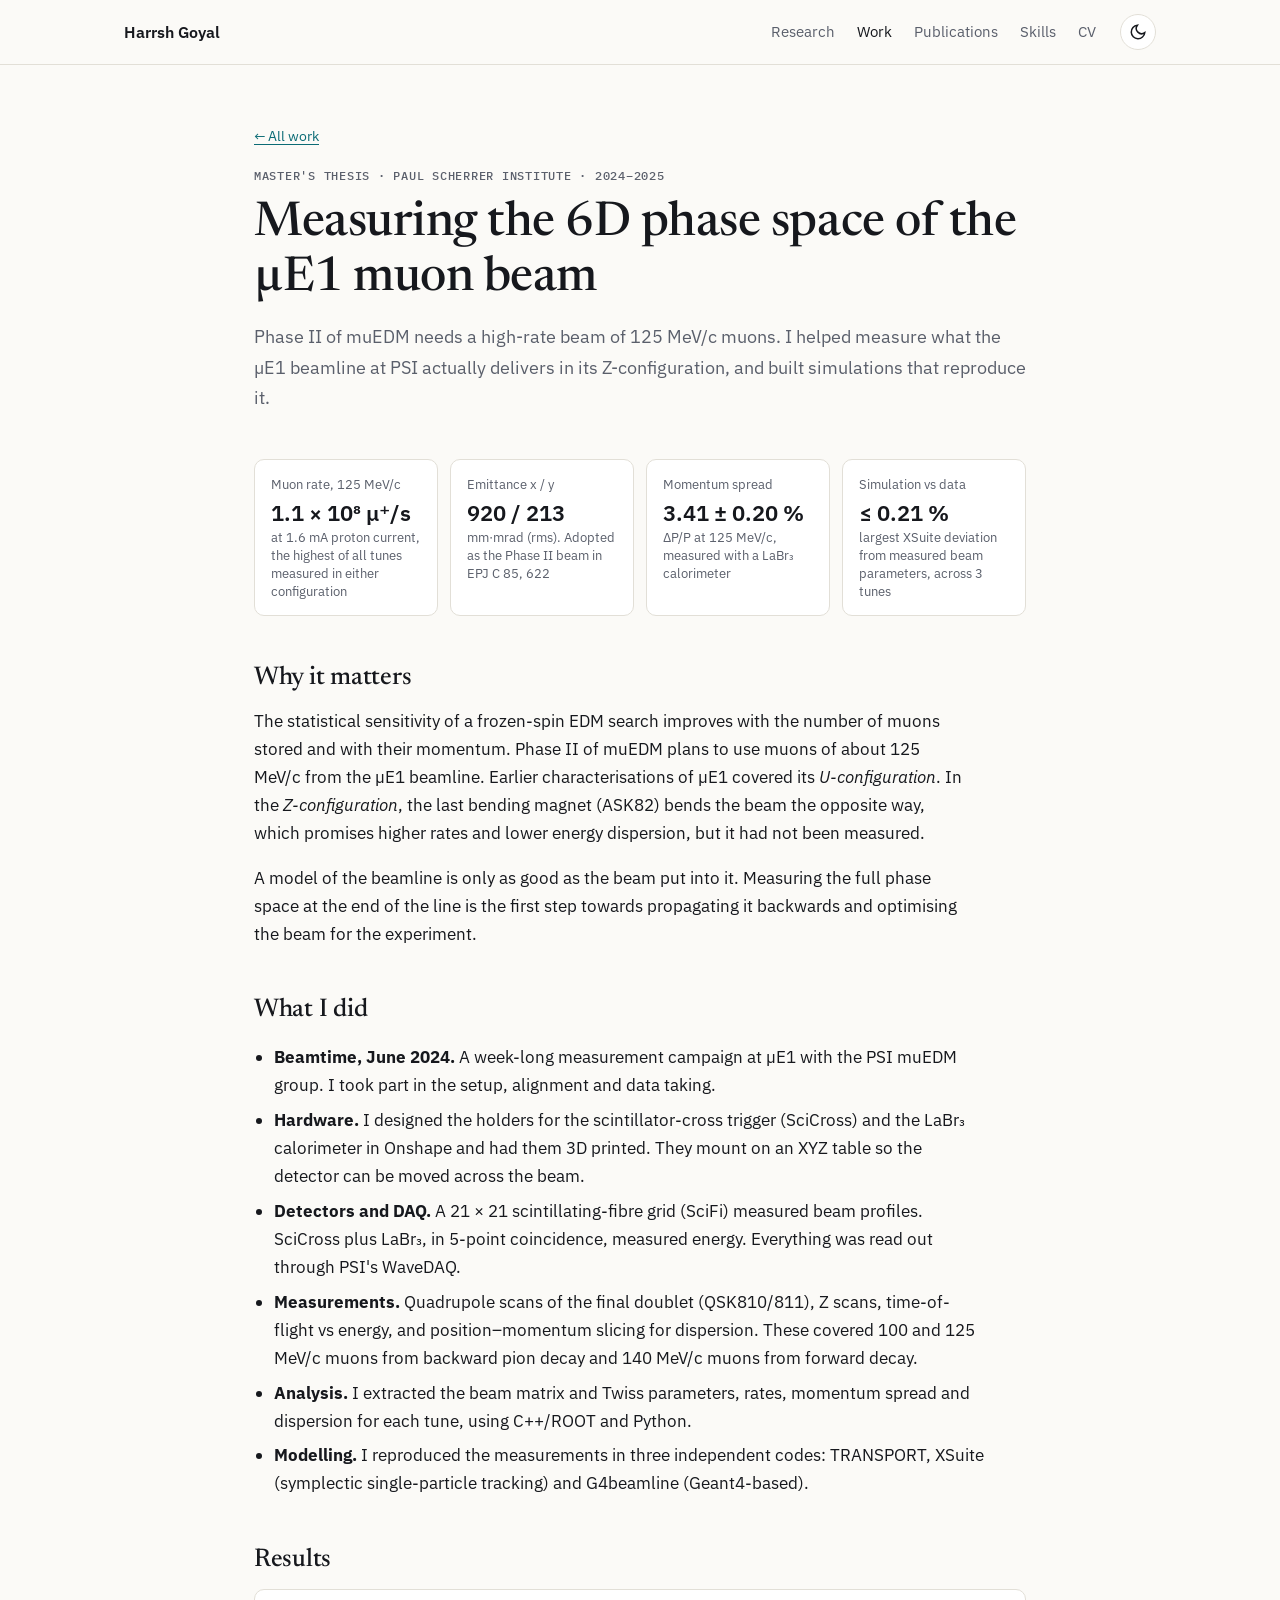
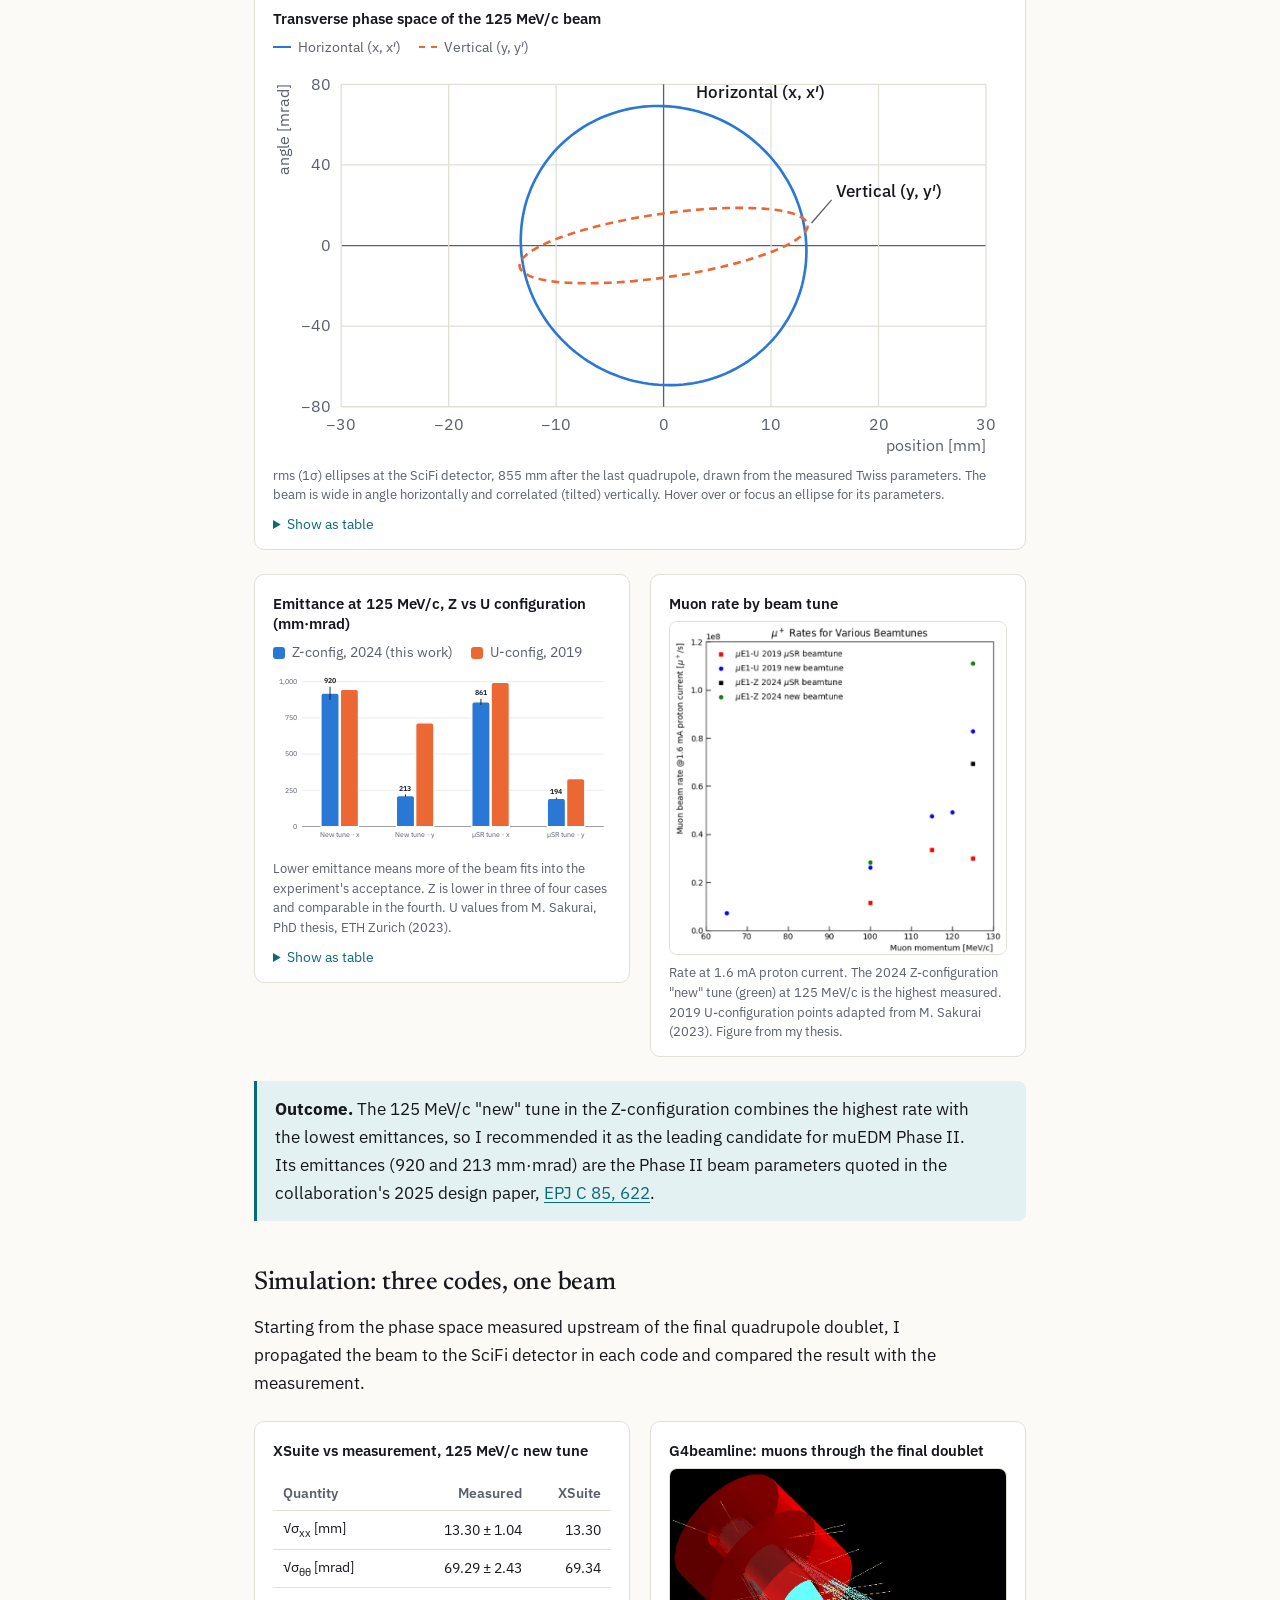
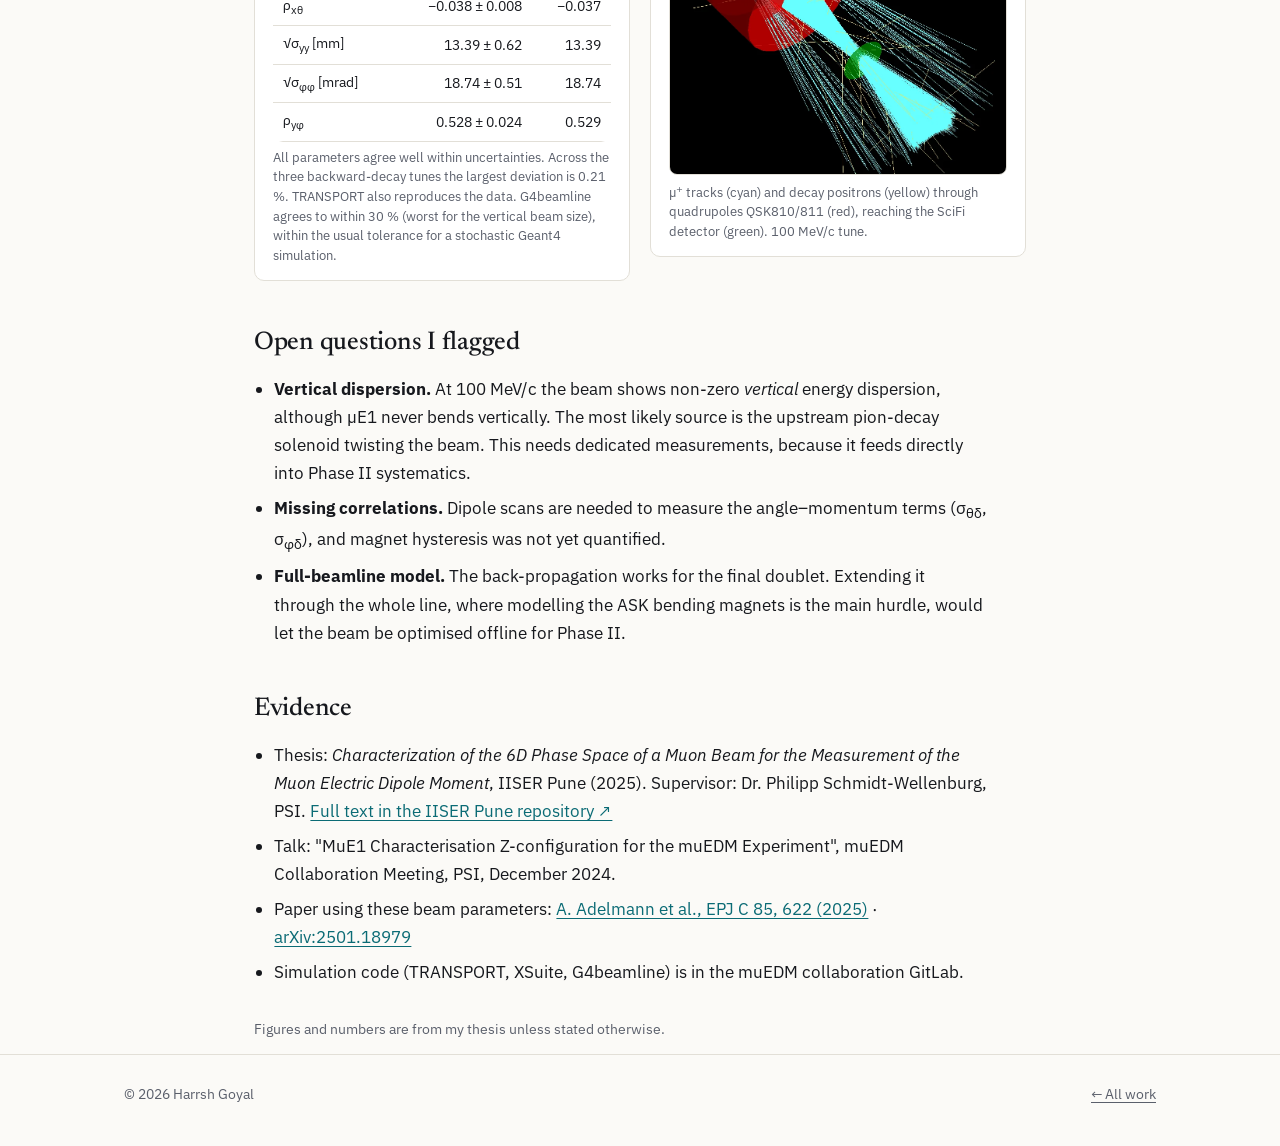
<file: projects/mue1-phase-space.html>
<!doctype html>
<html lang="en">
<head>
  <meta charset="utf-8">
  <meta name="viewport" content="width=device-width, initial-scale=1">
  <title>µE1 beam phase space — Harrsh Goyal</title>
  <meta name="description" content="Case study: measuring and modelling the six-dimensional phase space of the µE1 muon beamline at PSI for Phase II of the muEDM experiment. Master's thesis of Harrsh Goyal.">
  <meta property="og:title" content="Measuring the 6D phase space of the µE1 muon beam">
  <meta property="og:description" content="Master's thesis at PSI: beam rates, emittances and momentum spread for muEDM Phase II, modelled to within 0.21% with XSuite.">
  <link rel="icon" href="../assets/favicon.svg" type="image/svg+xml">
  <script>try{document.documentElement.dataset.theme=localStorage.getItem('theme')||(matchMedia('(prefers-color-scheme: dark)').matches?'dark':'light')}catch(e){}</script>
  <link rel="stylesheet" href="../styles.css">
  <script src="../script.js" defer></script>
  <script src="../charts.js" defer></script>
</head>
<body>
<a class="skip-link" href="#main">Skip to content</a>

<header class="site-header">
  <div class="wrap">
    <a class="brand" href="../index.html">Harrsh Goyal</a>
    <nav class="site-nav" aria-label="Main">
      <a href="../index.html#research">Research</a>
      <a href="../index.html#work" aria-current="page">Work</a>
      <a href="../index.html#publications">Publications</a>
      <a href="../index.html#skills">Skills</a>
      <a href="../cv.html">CV</a>
    </nav>
    <button class="theme-toggle" type="button" aria-label="Toggle colour theme">
      <svg class="icon-moon" viewBox="0 0 24 24" fill="none" stroke="currentColor" stroke-width="2" aria-hidden="true"><path d="M21 12.8A9 9 0 1 1 11.2 3a7 7 0 0 0 9.8 9.8z"/></svg>
      <svg class="icon-sun" viewBox="0 0 24 24" fill="none" stroke="currentColor" stroke-width="2" aria-hidden="true"><circle cx="12" cy="12" r="4"/><path d="M12 2v2M12 20v2M4.9 4.9l1.4 1.4M17.7 17.7l1.4 1.4M2 12h2M20 12h2M4.9 19.1l1.4-1.4M17.7 6.3l1.4-1.4"/></svg>
    </button>
  </div>
</header>

<main id="main" class="wrap study">
  <div class="study-head">
    <a class="backlink" href="../index.html#thesis">← All work</a>
    <p class="label" style="margin-top:18px">Master's thesis · Paul Scherrer Institute · 2024–2025</p>
    <h1>Measuring the 6D phase space of the µE1 muon beam</h1>
    <p class="lede">Phase II of muEDM needs a high-rate beam of 125 MeV/c muons. I helped measure what the µE1 beamline at PSI actually delivers in its Z-configuration, and built simulations that reproduce it.</p>
  </div>

  <div class="stats">
    <div class="stat"><span class="k">Muon rate, 125 MeV/c</span><span class="v">1.1 × 10⁸ μ⁺/s</span><span class="n">at 1.6 mA proton current, the highest of all tunes measured in either configuration</span></div>
    <div class="stat"><span class="k">Emittance x / y</span><span class="v">920 / 213</span><span class="n">mm·mrad (rms). Adopted as the Phase II beam in EPJ C 85, 622</span></div>
    <div class="stat"><span class="k">Momentum spread</span><span class="v">3.41 ± 0.20 %</span><span class="n">ΔP/P at 125 MeV/c, measured with a LaBr₃ calorimeter</span></div>
    <div class="stat"><span class="k">Simulation vs data</span><span class="v">≤ 0.21 %</span><span class="n">largest XSuite deviation from measured beam parameters, across 3 tunes</span></div>
  </div>

  <h2>Why it matters</h2>
  <p>The statistical sensitivity of a frozen-spin EDM search improves with the number of muons stored and with their momentum. Phase II of muEDM plans to use muons of about 125 MeV/c from the µE1 beamline. Earlier characterisations of µE1 covered its <em>U-configuration</em>. In the <em>Z-configuration</em>, the last bending magnet (ASK82) bends the beam the opposite way, which promises higher rates and lower energy dispersion, but it had not been measured.</p>
  <p>A model of the beamline is only as good as the beam put into it. Measuring the full phase space at the end of the line is the first step towards propagating it backwards and optimising the beam for the experiment.</p>

  <h2>What I did</h2>
  <ul class="plain">
    <li><strong>Beamtime, June 2024.</strong> A week-long measurement campaign at µE1 with the PSI muEDM group. I took part in the setup, alignment and data taking.</li>
    <li><strong>Hardware.</strong> I designed the holders for the scintillator-cross trigger (SciCross) and the LaBr₃ calorimeter in Onshape and had them 3D printed. They mount on an XYZ table so the detector can be moved across the beam.</li>
    <li><strong>Detectors and DAQ.</strong> A 21 × 21 scintillating-fibre grid (SciFi) measured beam profiles. SciCross plus LaBr₃, in 5-point coincidence, measured energy. Everything was read out through PSI's WaveDAQ.</li>
    <li><strong>Measurements.</strong> Quadrupole scans of the final doublet (QSK810/811), Z scans, time-of-flight vs energy, and position–momentum slicing for dispersion. These covered 100 and 125 MeV/c muons from backward pion decay and 140 MeV/c muons from forward decay.</li>
    <li><strong>Analysis.</strong> I extracted the beam matrix and Twiss parameters, rates, momentum spread and dispersion for each tune, using C++/ROOT and Python.</li>
    <li><strong>Modelling.</strong> I reproduced the measurements in three independent codes: TRANSPORT, XSuite (symplectic single-particle tracking) and G4beamline (Geant4-based).</li>
  </ul>

  <h2>Results</h2>

  <figure class="chart-card">
    <h4>Transverse phase space of the 125 MeV/c beam</h4>
    <ul class="legend" aria-hidden="true"><li><i class="solid"></i>Horizontal (x, x′)</li><li><i class="dash"></i>Vertical (y, y′)</li></ul>
    <div data-chart="ellipses"></div>
    <figcaption>rms (1σ) ellipses at the SciFi detector, 855 mm after the last quadrupole, drawn from the measured Twiss parameters. The beam is wide in angle horizontally and correlated (tilted) vertically. Hover over or focus an ellipse for its parameters.</figcaption>
    <details><summary>Show as table</summary>
      <table class="data-table"><thead><tr><th>Parameter</th><th class="num">Horizontal</th><th class="num">Vertical</th></tr></thead><tbody>
        <tr><td>α</td><td class="num">0.0384 ± 0.0029</td><td class="num">−0.6219 ± 0.0167</td></tr>
        <tr><td>β [m/rad]</td><td class="num">0.1920 ± 0.0189</td><td class="num">0.8420 ± 0.0444</td></tr>
        <tr><td>γ [rad/m]</td><td class="num">5.2165 ± 0.0167</td><td class="num">1.6470 ± 0.0040</td></tr>
        <tr><td>ε [mm·mrad]</td><td class="num">920.3 ± 45.4</td><td class="num">213.2 ± 8.1</td></tr>
      </tbody></table>
    </details>
  </figure>

  <div class="fig-row">
    <figure class="chart-card">
      <h4>Emittance at 125 MeV/c, Z vs U configuration (mm·mrad)</h4>
      <ul class="legend" aria-hidden="true"><li><i></i>Z-config, 2024 (this work)</li><li><i class="s2"></i>U-config, 2019</li></ul>
      <div data-chart="emittance"></div>
      <figcaption>Lower emittance means more of the beam fits into the experiment's acceptance. Z is lower in three of four cases and comparable in the fourth. U values from M. Sakurai, PhD thesis, ETH Zurich (2023).</figcaption>
      <details><summary>Show as table</summary>
        <table class="data-table"><thead><tr><th>Tune · plane</th><th class="num">Z 2024</th><th class="num">U 2019</th></tr></thead><tbody>
          <tr><td>New · x</td><td class="num">920.3 ± 45.4</td><td class="num">946</td></tr>
          <tr><td>New · y</td><td class="num">213.2 ± 8.1</td><td class="num">716</td></tr>
          <tr><td>µSR · x</td><td class="num">860.8 ± 20.7</td><td class="num">995</td></tr>
          <tr><td>µSR · y</td><td class="num">194.4 ± 5.9</td><td class="num">331</td></tr>
        </tbody></table>
      </details>
    </figure>
    <figure class="fig chart-card">
      <h4>Muon rate by beam tune</h4>
      <img src="../assets/figures/mue1-rates-by-beamtune.webp" width="737" height="728" loading="lazy" alt="Scatter plot of muon beam rate versus momentum from 65 to 125 MeV/c. The 2024 Z-configuration new tune at 125 MeV/c reaches about 1.1 × 10^8 muons per second, above every 2019 U-configuration tune, the best of which is about 0.83 × 10^8 at 125 MeV/c.">
      <figcaption>Rate at 1.6 mA proton current. The 2024 Z-configuration "new" tune (green) at 125 MeV/c is the highest measured. 2019 U-configuration points adapted from M. Sakurai (2023). Figure from my thesis.</figcaption>
    </figure>
  </div>

  <div class="callout">
    <p><strong>Outcome.</strong> The 125 MeV/c "new" tune in the Z-configuration combines the highest rate with the lowest emittances, so I recommended it as the leading candidate for muEDM Phase II. Its emittances (920 and 213 mm·mrad) are the Phase II beam parameters quoted in the collaboration's 2025 design paper, <a href="https://doi.org/10.1140/epjc/s10052-025-14295-7" target="_blank" rel="noopener">EPJ C 85, 622</a>.</p>
  </div>

  <h2>Simulation: three codes, one beam</h2>
  <p>Starting from the phase space measured upstream of the final quadrupole doublet, I propagated the beam to the SciFi detector in each code and compared the result with the measurement.</p>
  <div class="fig-row">
    <figure class="chart-card">
      <h4>XSuite vs measurement, 125 MeV/c new tune</h4>
      <div class="table-wrap" style="border:0">
        <table class="data-table"><thead><tr><th>Quantity</th><th class="num">Measured</th><th class="num">XSuite</th></tr></thead><tbody>
          <tr><td>√σ<sub>xx</sub> [mm]</td><td class="num">13.30 ± 1.04</td><td class="num">13.30</td></tr>
          <tr><td>√σ<sub>θθ</sub> [mrad]</td><td class="num">69.29 ± 2.43</td><td class="num">69.34</td></tr>
          <tr><td>ρ<sub>xθ</sub></td><td class="num">−0.038 ± 0.008</td><td class="num">−0.037</td></tr>
          <tr><td>√σ<sub>yy</sub> [mm]</td><td class="num">13.39 ± 0.62</td><td class="num">13.39</td></tr>
          <tr><td>√σ<sub>φφ</sub> [mrad]</td><td class="num">18.74 ± 0.51</td><td class="num">18.74</td></tr>
          <tr><td>ρ<sub>yφ</sub></td><td class="num">0.528 ± 0.024</td><td class="num">0.529</td></tr>
        </tbody></table>
      </div>
      <figcaption>All parameters agree well within uncertainties. Across the three backward-decay tunes the largest deviation is 0.21 %. TRANSPORT also reproduces the data. G4beamline agrees to within 30 % (worst for the vertical beam size), within the usual tolerance for a stochastic Geant4 simulation.</figcaption>
    </figure>
    <figure class="fig chart-card">
      <h4>G4beamline: muons through the final doublet</h4>
      <img src="../assets/figures/g4beamline-quadrupole-doublet.webp" width="863" height="783" loading="lazy" alt="G4beamline 3D render: red cylindrical quadrupole magnets focus a cyan bundle of muon tracks to a waist at a green disc representing the SciFi detector. Thin yellow lines are decay positrons.">
      <figcaption>µ⁺ tracks (cyan) and decay positrons (yellow) through quadrupoles QSK810/811 (red), reaching the SciFi detector (green). 100 MeV/c tune.</figcaption>
    </figure>
  </div>

  <h2>Open questions I flagged</h2>
  <ul class="plain">
    <li><strong>Vertical dispersion.</strong> At 100 MeV/c the beam shows non-zero <em>vertical</em> energy dispersion, although µE1 never bends vertically. The most likely source is the upstream pion-decay solenoid twisting the beam. This needs dedicated measurements, because it feeds directly into Phase II systematics.</li>
    <li><strong>Missing correlations.</strong> Dipole scans are needed to measure the angle–momentum terms (σ<sub>θδ</sub>, σ<sub>φδ</sub>), and magnet hysteresis was not yet quantified.</li>
    <li><strong>Full-beamline model.</strong> The back-propagation works for the final doublet. Extending it through the whole line, where modelling the ASK bending magnets is the main hurdle, would let the beam be optimised offline for Phase II.</li>
  </ul>

  <h2>Evidence</h2>
  <ul class="plain">
    <li>Thesis: <em>Characterization of the 6D Phase Space of a Muon Beam for the Measurement of the Muon Electric Dipole Moment</em>, IISER Pune (2025). Supervisor: Dr. Philipp Schmidt-Wellenburg, PSI. <a href="https://dr.iiserpune.ac.in/items/798ab5f2-210d-47e6-964f-2ca9cfb8442b" target="_blank" rel="noopener">Full text in the IISER Pune repository ↗</a></li>
    <li>Talk: "MuE1 Characterisation Z-configuration for the muEDM Experiment", muEDM Collaboration Meeting, PSI, December 2024.</li>
    <li>Paper using these beam parameters: <a href="https://doi.org/10.1140/epjc/s10052-025-14295-7" target="_blank" rel="noopener">A. Adelmann et al., EPJ C 85, 622 (2025)</a> · <a href="https://arxiv.org/abs/2501.18979" target="_blank" rel="noopener">arXiv:2501.18979</a></li>
    <li>Simulation code (TRANSPORT, XSuite, G4beamline) is in the muEDM collaboration GitLab.</li>
  </ul>
  <p class="muted" style="font-size:.85rem;margin-top:32px">Figures and numbers are from my thesis unless stated otherwise.</p>
</main>

<footer class="site-footer">
  <div class="wrap">
    <span>© <span data-year>2026</span> Harrsh Goyal</span>
    <a href="../index.html#work">← All work</a>
  </div>
</footer>
</body>
</html>
</file>
<file: styles.css>
/* ==========================================================================
   Harrsh Goyal — personal site
   Plain CSS, no build step. Light/dark via [data-theme] on <html>.
   ========================================================================== */

@import url('https://fonts.googleapis.com/css2?family=IBM+Plex+Mono:wght@400;500&family=IBM+Plex+Sans:ital,wght@0,400;0,500;0,600;1,400&family=Newsreader:ital,opsz,wght@0,6..72,400;0,6..72,500;1,6..72,400&display=swap');

:root {
  --bg: #fbfaf7;
  --surface: #ffffff;
  --ink: #16181d;
  --muted: #5a5f6b;
  --line: #e2dfd7;
  --accent: #0b6b75;
  --accent-soft: #e3f1f2;
  --warn: #9a5b00;
  --warn-soft: #fff4e0;
  --serif: 'Newsreader', 'Iowan Old Style', Georgia, serif;
  --sans: 'IBM Plex Sans', system-ui, -apple-system, 'Segoe UI', Roboto, sans-serif;
  --mono: 'IBM Plex Mono', ui-monospace, SFMono-Regular, Menlo, Consolas, monospace;
  --radius: 10px;
  --max: 1080px;
  color-scheme: light;
}
:root[data-theme="dark"] {
  --bg: #111318;
  --surface: #181b22;
  --ink: #e9e7e1;
  --muted: #a0a4ae;
  --line: #2b2f38;
  --accent: #5cc4cf;
  --accent-soft: #15333a;
  --warn: #f0b45a;
  --warn-soft: #33270f;
  color-scheme: dark;
}

/* ---------- Base ---------- */
*, *::before, *::after { box-sizing: border-box; }
html { scroll-behavior: smooth; scroll-padding-top: 80px; -webkit-text-size-adjust: 100%; }
body {
  margin: 0;
  background: var(--bg);
  color: var(--ink);
  font: 400 17px/1.65 var(--sans);
  transition: background-color .2s, color .2s;
}
img, svg { max-width: 100%; height: auto; display: block; }
a { color: var(--accent); text-decoration-thickness: 1px; text-underline-offset: 3px; }
a:hover { text-decoration-thickness: 2px; }
:focus-visible { outline: 2px solid var(--accent); outline-offset: 3px; border-radius: 3px; }
h1, h2, h3 { font-family: var(--serif); font-weight: 500; line-height: 1.15; letter-spacing: -.01em; margin: 0; }
h2 { font-size: clamp(1.8rem, 3.2vw, 2.4rem); }
h3 { font-size: 1.35rem; }
p { margin: 0 0 1em; }
.wrap { max-width: var(--max); margin: 0 auto; padding-inline: 24px; }
.skip-link { position: absolute; left: -999px; top: 12px; background: var(--ink); color: var(--bg); padding: 10px 14px; z-index: 20; }
.skip-link:focus { left: 12px; }
.label { font: 500 .78rem/1.4 var(--mono); letter-spacing: .06em; text-transform: uppercase; color: var(--muted); }
.muted { color: var(--muted); }

/* ---------- Header ---------- */
.site-header {
  position: sticky; top: 0; z-index: 10;
  background: color-mix(in srgb, var(--bg) 88%, transparent);
  backdrop-filter: saturate(150%) blur(8px);
  border-bottom: 1px solid var(--line);
}
.site-header .wrap { display: flex; align-items: center; gap: 24px; min-height: 64px; }
.brand { font: 600 1rem var(--sans); color: var(--ink); text-decoration: none; margin-right: auto; white-space: nowrap; }
.site-nav { display: flex; gap: 22px; flex-wrap: wrap; }
.site-nav a { color: var(--muted); text-decoration: none; font-size: .93rem; }
.site-nav a:hover, .site-nav a[aria-current="page"] { color: var(--ink); }
.theme-toggle {
  border: 1px solid var(--line); background: var(--surface); color: var(--ink);
  border-radius: 999px; width: 36px; height: 36px; display: grid; place-items: center; cursor: pointer; flex: none;
}
.theme-toggle svg { width: 18px; height: 18px; }
:root[data-theme="dark"] .icon-moon, :root:not([data-theme="dark"]) .icon-sun { display: none; }
@media (max-width: 720px) {
  .site-header .wrap { flex-wrap: wrap; gap: 6px 16px; padding-block: 10px; }
  .site-nav { order: 3; width: 100%; gap: 16px; overflow-x: auto; flex-wrap: nowrap; }
}

/* ---------- Hero ---------- */
.hero { padding: clamp(56px, 9vw, 112px) 0 56px; }
.hero h1 { font-size: clamp(2.6rem, 6vw, 4.2rem); margin: 14px 0 18px; }
.hero .role { font-size: clamp(1.1rem, 2vw, 1.3rem); color: var(--muted); max-width: 40em; margin-bottom: 28px; }
.hero .role strong { color: var(--ink); font-weight: 500; }
.facts { display: grid; grid-template-columns: repeat(auto-fit, minmax(220px, 1fr)); gap: 1px; background: var(--line); border: 1px solid var(--line); border-radius: var(--radius); overflow: hidden; margin: 36px 0 28px; }
.facts > div { background: var(--surface); padding: 16px 18px; }
.facts p { margin: 6px 0 0; font-size: .95rem; }
.links { display: flex; flex-wrap: wrap; gap: 10px; list-style: none; padding: 0; margin: 0; }
.links a {
  display: inline-flex; align-items: center; gap: 6px;
  border: 1px solid var(--line); background: var(--surface); color: var(--ink);
  padding: 7px 14px; border-radius: 999px; font-size: .9rem; text-decoration: none;
}
.links a:hover { border-color: var(--accent); color: var(--accent); }
.links a.primary { background: var(--ink); color: var(--bg); border-color: var(--ink); }
.links a.primary:hover { background: var(--accent); border-color: var(--accent); color: #fff; }

/* ---------- Sections ---------- */
.section { padding: 64px 0; border-top: 1px solid var(--line); }
.section-head { display: flex; flex-wrap: wrap; align-items: baseline; justify-content: space-between; gap: 8px 24px; margin-bottom: 32px; }
.section-head p { max-width: 36em; margin: 0; color: var(--muted); }

/* ---------- Research explainer ---------- */
.explainer { display: grid; grid-template-columns: 1fr 1fr; gap: 40px; align-items: start; }
.explainer .prose p { max-width: 34em; }
.diagram { background: var(--surface); border: 1px solid var(--line); border-radius: var(--radius); padding: 20px; margin: 0; }
.diagram figcaption { font-size: .85rem; color: var(--muted); margin-top: 12px; line-height: 1.5; }
.diagram svg { width: 100%; color: var(--ink); }
.diagram .acc { color: var(--accent); }
.diagram text { font-family: var(--sans); font-size: 13px; fill: currentColor; }
.diagram .small { font-size: 11px; fill: var(--muted); }
.numbers { display: grid; grid-template-columns: repeat(3, 1fr); gap: 12px; margin-top: 24px; }
.numbers div { border-left: 2px solid var(--accent); padding: 2px 0 2px 12px; }
.numbers strong { display: block; font: 500 1.15rem var(--mono); }
.numbers span { font-size: .82rem; color: var(--muted); line-height: 1.4; display: block; }
@media (max-width: 860px) { .explainer { grid-template-columns: 1fr; } }
@media (max-width: 520px) { .numbers { grid-template-columns: 1fr; } }

/* ---------- Work / case studies ---------- */
.filters { display: flex; flex-wrap: wrap; gap: 8px; margin-bottom: 24px; }
.filters button {
  font: 500 .85rem var(--sans); color: var(--muted); background: transparent;
  border: 1px solid var(--line); border-radius: 999px; padding: 6px 14px; cursor: pointer;
}
.filters button[aria-pressed="true"] { color: var(--bg); background: var(--ink); border-color: var(--ink); }
.cases { display: grid; gap: 20px; }
.case {
  background: var(--surface); border: 1px solid var(--line); border-radius: var(--radius);
  padding: 28px; display: grid; grid-template-columns: 1fr; gap: 20px;
}
.case:has(> figure), :root.draft .case:has(> .fig-slot) { grid-template-columns: 1.15fr 1fr; align-items: start; }
.case-meta { display: flex; flex-wrap: wrap; gap: 6px 16px; margin-bottom: 10px; }
.case h3 { margin-bottom: 10px; }
.case .summary { color: var(--muted); }
.case dl { display: grid; grid-template-columns: max-content 1fr; gap: 6px 16px; margin: 16px 0; font-size: .95rem; }
.case dt { font: 500 .75rem/1.9 var(--mono); text-transform: uppercase; letter-spacing: .05em; color: var(--muted); }
.case dd { margin: 0; }
.case figure { margin: 0; }
.case figure img { border-radius: 6px; border: 1px solid var(--line); background: #fff; }
.case figcaption { font-size: .82rem; color: var(--muted); margin-top: 8px; line-height: 1.5; }
.tags { display: flex; flex-wrap: wrap; gap: 6px; list-style: none; padding: 0; margin: 14px 0 0; }
.tags li { font: .78rem var(--mono); background: var(--accent-soft); color: var(--ink); padding: 3px 9px; border-radius: 4px; }
.evidence { display: flex; flex-wrap: wrap; gap: 8px 18px; margin-top: 16px; font-size: .92rem; }
@media (max-width: 860px) { .case:has(> figure), :root.draft .case:has(> .fig-slot) { grid-template-columns: 1fr; } }
@media (max-width: 520px) { .case { padding: 20px; } .case dl { grid-template-columns: 1fr; gap: 0; } .case dd { margin-bottom: 8px; } }

/* ---------- Publications & talks ---------- */
.pubs { list-style: none; padding: 0; margin: 0; display: grid; gap: 22px; }
.pubs li { padding-left: 18px; border-left: 2px solid var(--line); }
.pubs .title { font-family: var(--serif); font-size: 1.15rem; display: block; margin: 2px 0 4px; }
.pubs .venue { color: var(--muted); font-size: .93rem; }
.pubs .evidence { margin-top: 6px; }
.badge { font: 500 .7rem var(--mono); text-transform: uppercase; letter-spacing: .05em; border: 1px solid var(--line); border-radius: 4px; padding: 1px 6px; color: var(--muted); }
.two-col { display: grid; grid-template-columns: 1fr 1fr; gap: 48px; }
.two-col h3 { margin-bottom: 18px; }
@media (max-width: 860px) { .two-col { grid-template-columns: 1fr; gap: 40px; } }

/* ---------- Skills with evidence ---------- */
.table-wrap { overflow-x: auto; border: 1px solid var(--line); border-radius: var(--radius); background: var(--surface); }
.skills { width: 100%; border-collapse: collapse; font-size: .95rem; }
.skills th, .skills td { text-align: left; padding: 12px 16px; border-bottom: 1px solid var(--line); vertical-align: top; }
.skills tr:last-child td { border-bottom: 0; }
.skills th { font: 500 .75rem var(--mono); text-transform: uppercase; letter-spacing: .05em; color: var(--muted); }
.skills td:first-child { font-weight: 500; white-space: nowrap; }

/* ---------- Timeline ---------- */
.timeline { list-style: none; padding: 0; margin: 0; }
.timeline li { display: grid; grid-template-columns: 9.5em 1fr; gap: 20px; padding: 14px 0; border-bottom: 1px solid var(--line); }
.timeline li:last-child { border-bottom: 0; }
.timeline time { font: .88rem var(--mono); color: var(--muted); }
.timeline strong { font-weight: 500; }
.timeline span { color: var(--muted); display: block; font-size: .93rem; }
@media (max-width: 520px) { .timeline li { grid-template-columns: 1fr; gap: 2px; } }

/* ---------- Contact & footer ---------- */
.contact { text-align: left; }
.contact p { max-width: 34em; }
.site-footer { border-top: 1px solid var(--line); padding: 28px 0 40px; font-size: .88rem; color: var(--muted); }
.site-footer .wrap { display: flex; flex-wrap: wrap; justify-content: space-between; gap: 12px; }
.site-footer a { color: var(--muted); }

/* ---------- CV page ---------- */
.cv-head { padding: 56px 0 24px; display: flex; flex-wrap: wrap; justify-content: space-between; align-items: end; gap: 20px; }
.cv-head h1 { font-size: clamp(2.2rem, 5vw, 3.2rem); margin-top: 8px; }
.cv-head p { margin: 8px 0 0; color: var(--muted); }
.cv-section { display: grid; grid-template-columns: 11em 1fr; gap: 24px; padding: 32px 0; border-top: 1px solid var(--line); }
.cv-section > h2 { font-size: 1.3rem; }
.cv-item { margin-bottom: 22px; }
.cv-item:last-child { margin-bottom: 0; }
.cv-item-head { display: flex; flex-wrap: wrap; justify-content: space-between; gap: 4px 16px; }
.cv-item h3 { font-size: 1.12rem; }
.cv-item time { font: .85rem var(--mono); color: var(--muted); }
.cv-item .where { color: var(--muted); font-size: .93rem; margin: 2px 0 6px; }
.cv-item p { margin-bottom: .4em; }
.cv-grid { display: grid; grid-template-columns: 1fr 1fr; gap: 20px 32px; }
.cv-grid h3 { font-size: 1.05rem; margin-bottom: 4px; }
.cv-note { font-size: .85rem; color: var(--muted); padding: 24px 0 8px; border-top: 1px solid var(--line); }
@media (max-width: 720px) { .cv-section { grid-template-columns: 1fr; gap: 12px; } .cv-grid { grid-template-columns: 1fr; } }

/* ---------- Charts (validated palette: slot 1 blue, slot 2 orange) ---------- */
:root { --s1: #2a78d6; --s2: #eb6834; }
:root[data-theme="dark"] { --s1: #3987e5; --s2: #d95926; }
.chart { width: 100%; height: auto; overflow: visible; font-family: var(--sans); }
.chart .grid { stroke: var(--line); stroke-width: 1; }
.chart .axis { stroke: var(--muted); stroke-width: 1; }
.chart .tick { font-size: 12px; fill: var(--muted); }
.chart .val { font-size: 12px; font-weight: 600; fill: var(--ink); }
.chart .lab { font-size: 13px; font-weight: 500; fill: var(--ink); }
.chart .mark.s1 { fill: var(--s1); } .chart .mark.s2 { fill: var(--s2); }
.chart .mark { stroke: var(--surface); stroke-width: 2; cursor: default; }
.chart .mark:hover, .chart .mark:focus { opacity: .82; outline: none; }
.chart .err { stroke: var(--ink); stroke-width: 1.5; }
.chart .line { fill: none; stroke-width: 2; }
.chart .line.s1 { stroke: var(--s1); } .chart .line.s2 { stroke: var(--s2); stroke-dasharray: 6 4; }
.chart .hit { fill: transparent; stroke: transparent; stroke-width: 14; cursor: default; }
.chart .hit:focus { outline: none; stroke: color-mix(in srgb, var(--ink) 15%, transparent); }
.chart .leader { stroke: var(--muted); stroke-width: 1; }
.chart-tip { position: fixed; z-index: 30; pointer-events: none; max-width: 280px; background: var(--ink); color: var(--bg); font-size: .82rem; line-height: 1.45; padding: 8px 10px; border-radius: 6px; box-shadow: 0 4px 16px rgb(0 0 0 / .18); }
.legend { display: flex; flex-wrap: wrap; gap: 6px 18px; list-style: none; padding: 0; margin: 0 0 8px; font-size: .85rem; color: var(--muted); }
.legend li { display: inline-flex; align-items: center; gap: 7px; }
.legend i { width: 12px; height: 12px; border-radius: 3px; background: var(--s1); }
.legend i.s2 { background: var(--s2); }
.legend i.dash { height: 0; border-radius: 0; background: none; border-top: 2px dashed var(--s2); width: 18px; }
.legend i.solid { height: 0; border-radius: 0; background: none; border-top: 2px solid var(--s1); width: 18px; }
.chart-card { background: var(--surface); border: 1px solid var(--line); border-radius: var(--radius); padding: 18px 18px 14px; margin: 0; }
.chart-card h4 { font: 600 .95rem var(--sans); margin: 0 0 8px; }
.chart-card figcaption { font-size: .82rem; color: var(--muted); margin-top: 6px; line-height: 1.5; }
.chart-card details { margin-top: 8px; font-size: .85rem; }
.chart-card summary { cursor: pointer; color: var(--accent); }
.data-table { border-collapse: collapse; width: 100%; margin-top: 8px; font-size: .85rem; font-variant-numeric: tabular-nums; }
.data-table th, .data-table td { text-align: left; padding: 6px 10px; border-bottom: 1px solid var(--line); }
.data-table th { font-weight: 600; color: var(--muted); }
.data-table td.num, .data-table th.num { text-align: right; }

/* ---------- Stat tiles ---------- */
.stats { display: grid; grid-template-columns: repeat(auto-fit, minmax(180px, 1fr)); gap: 12px; margin: 20px 0; }
.stat { background: var(--surface); border: 1px solid var(--line); border-radius: var(--radius); padding: 14px 16px; }
.stat .k { font-size: .8rem; color: var(--muted); display: block; }
.stat .v { font: 600 1.35rem/1.3 var(--sans); display: block; margin: 4px 0 2px; font-variant-numeric: tabular-nums; }
.stat .n { font-size: .8rem; color: var(--muted); display: block; line-height: 1.4; }

/* ---------- Figures (raster) ---------- */
.fig { margin: 0; }
.fig img { border-radius: 8px; border: 1px solid var(--line); background: #fff; width: 100%; }
.fig figcaption { font-size: .82rem; color: var(--muted); margin-top: 8px; line-height: 1.5; }
.fig-row { display: grid; grid-template-columns: 1fr 1fr; gap: 20px; margin: 24px 0; align-items: start; }
@media (max-width: 760px) { .fig-row { grid-template-columns: 1fr; } }

/* ---------- Case-study page ---------- */
.study { max-width: 820px; }
.study-head { padding: 56px 0 8px; }
.study-head h1 { font-size: clamp(2rem, 4.6vw, 3rem); margin: 10px 0 14px; }
.study-head .lede { font-size: 1.15rem; color: var(--muted); }
.study h2 { font-size: 1.6rem; margin: 48px 0 14px; }
.study p, .study li { max-width: 42em; }
.study ul.plain { padding-left: 1.2em; }
.study ul.plain li { margin-bottom: .4em; }
.backlink { font-size: .9rem; }
.callout { border-left: 3px solid var(--accent); background: var(--accent-soft); padding: 14px 18px; border-radius: 0 8px 8px 0; margin: 20px 0; }
.callout p:last-child { margin-bottom: 0; }

/* ---------- Draft-only content ----------
   Elements marked .draft-only (missing figures, unfilled links) are shown only
   when previewing locally (file:// or localhost) or with ?draft in the URL.
   On the published site they are hidden, so nothing unfinished leaks out. */
.draft-only { display: none !important; }
:root.draft .draft-only { display: revert !important; }
:root.draft .draft-only.fig-slot { display: grid !important; }
.fig-slot {
  place-items: center; text-align: center; min-height: 200px; padding: 20px;
  border: 1.5px dashed var(--warn); border-radius: 8px; background: var(--warn-soft);
  color: var(--warn); font-size: .85rem; line-height: 1.5;
}
.todo { color: var(--warn) !important; border-color: var(--warn) !important; }
.draft-banner { background: var(--warn-soft); color: var(--warn); font-size: .85rem; padding: 8px 0; border-bottom: 1px solid var(--warn); }

/* ---------- Motion & print ---------- */
@media (prefers-reduced-motion: reduce) { html { scroll-behavior: auto; } * { transition: none !important; } }
@media print {
  :root { --bg: #fff; --surface: #fff; --ink: #000; --muted: #444; --line: #ccc; --accent: #000; color-scheme: light; }
  .site-header, .site-footer, .theme-toggle, .no-print, .draft-only, .draft-banner { display: none !important; }
  body { font-size: 10.5pt; line-height: 1.45; }
  .wrap { max-width: none; padding: 0; }
  .cv-head { padding-top: 0; }
  .cv-section { padding: 12px 0; break-inside: avoid; grid-template-columns: 9em 1fr; }
  a { color: inherit; text-decoration: none; }
  .cv-item a[href^="http"]::after { content: " (" attr(href) ")"; font-size: 8.5pt; color: #444; word-break: break-all; }
}
</file>
